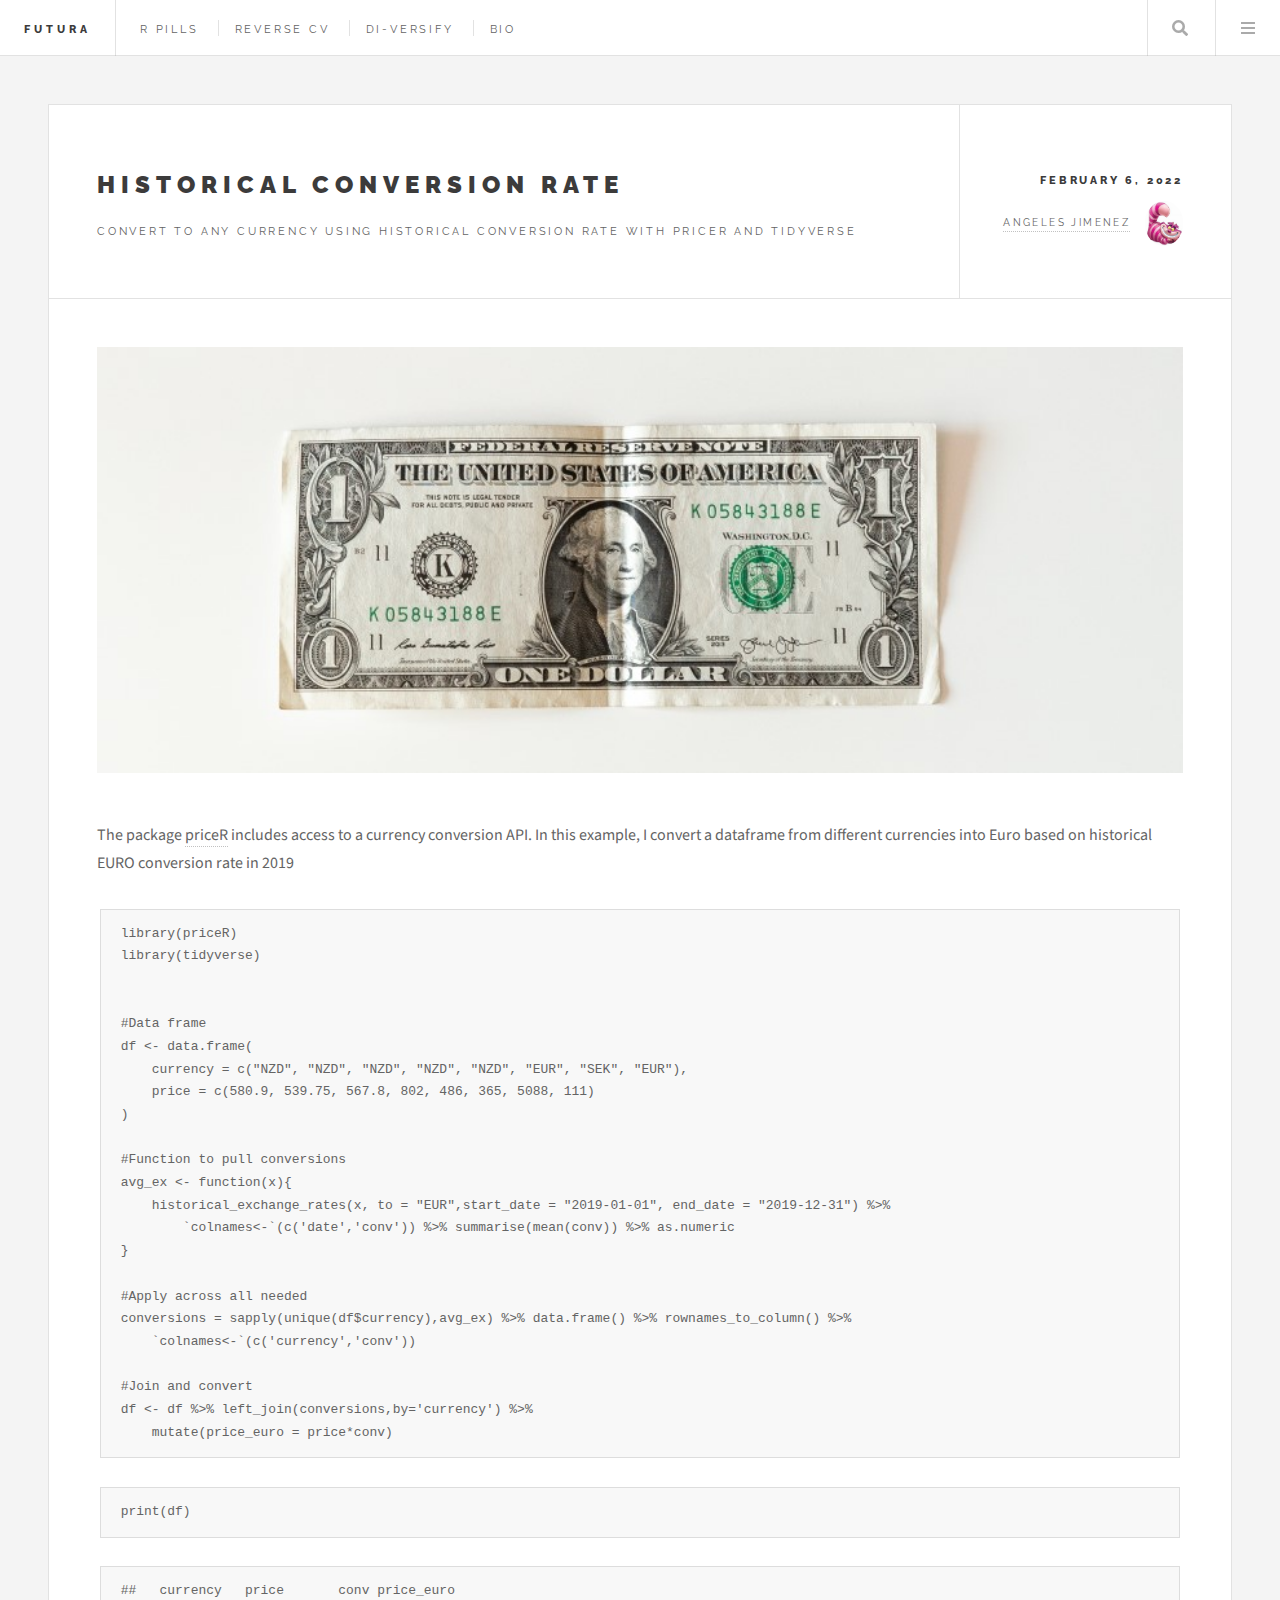
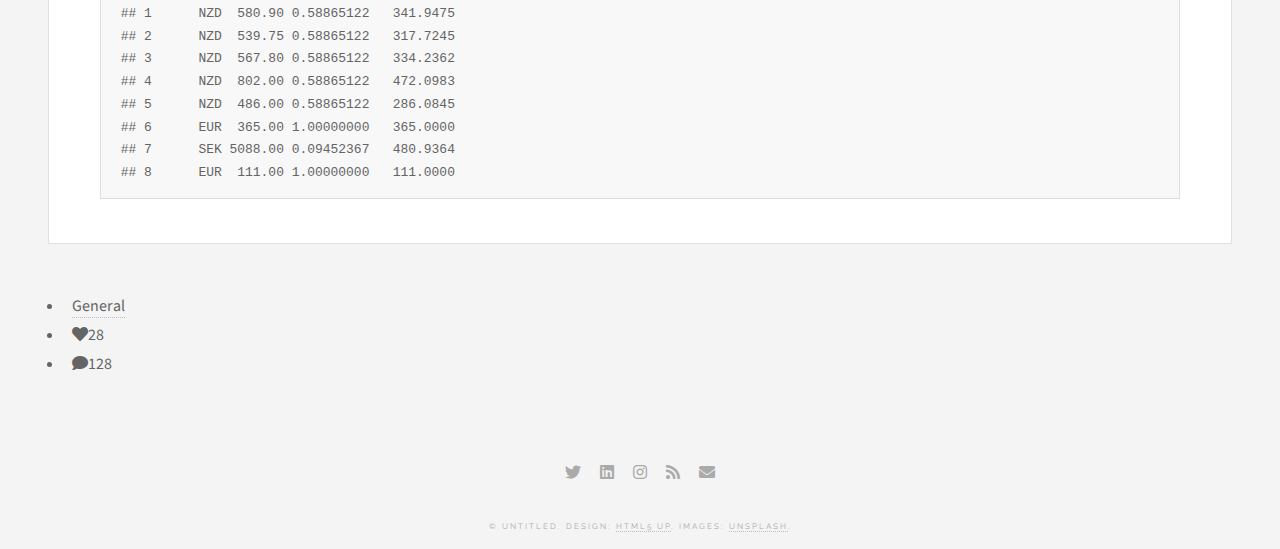
<file: conversion_rate.html>
<!DOCTYPE html>
<!--
	Based on Future Imperfect by HTML5 UP
	html5up.net | @ajlkn
	Free for personal and commercial use under the CCA 3.0 license (html5up.net/license)
-->
<html>

<head>

		<meta charset="utf-8" />
		<meta name="viewport" content="width=device-width, initial-scale=1, user-scalable=no" />
		<meta http-equiv="X-UA-Compatible" content="IE=EDGE" />
		<link rel="stylesheet" href="assets/css/main.css" />


</head>

<body>
<body class="single is-preload">

		<!-- Wrapper -->
			<div id="wrapper">

				<!-- Header -->
					<header id="header">
						<h1><a href="index.html">Futura</a></h1>
						<nav class="links">
							<ul>
								<li><a href="#">R pills</a></li>
								<li><a href="#">Reverse CV</a></li>
								<li><a href="#">Di-versify</a></li>
								<li><a href="#">Bio</a></li>
							</ul>
						</nav>
						<nav class="main">
							<ul>
								<li class="search">
									<a class="fa-search" href="#search">Search</a>
									<form id="search" method="get" action="#">
										<input type="text" name="query" placeholder="Search" />
									</form>
								</li>
								<li class="menu">
									<a class="fa-bars" href="#menu">Menu</a>
								</li>
							</ul>
						</nav>
					</header>

				<!-- Menu -->
					<section id="menu">

						<!-- Search -->
							<section>
								<form class="search" method="get" action="#">
									<input type="text" name="query" placeholder="Search" />
								</form>
							</section>

						<!-- Links -->
							<section>
								<ul class="links">
									<li>
										<a href="#">
											<h3>Lorem ipsum</h3>
											<p>Feugiat tempus veroeros dolor</p>
										</a>
									</li>
									<li>
										<a href="#">
											<h3>Dolor sit amet</h3>
											<p>Sed vitae justo condimentum</p>
										</a>
									</li>
									<li>
										<a href="#">
											<h3>Feugiat veroeros</h3>
											<p>Phasellus sed ultricies mi congue</p>
										</a>
									</li>
									<li>
										<a href="#">
											<h3>Etiam sed consequat</h3>
											<p>Porta lectus amet ultricies</p>
										</a>
									</li>
								</ul>
							</section>

						<!-- Actions -->
							<section>
								<ul class="actions stacked">
									<li><a href="#" class="button large fit">Log In</a></li>
								</ul>
							</section>

					</section>

				<!-- Main -->
					<div id="main">

						<!-- Post -->
							<article class="post">
								<header>
									<div class="title">
										<h2><a href="#">Historical conversion rate</a></h2>
										<p>Convert to any currency using historical conversion rate with priceR and tidyverse</p>
									</div>
									<div class="meta">
										<time class="published" datetime="2022-02-06">February 6, 2022</time>
										<a href="#" class="author"><span class="name">Angeles Jimenez</span><img src="images/avatar.jpg" alt="" /></a>
									</div>
								</header>
								<span class="image featured"><img src="images/im01.jpg" alt="Credit to Emilio Takas http://unsplash.com" /></span>
								<p>The package <a href= "https://www.rdocumentation.org/packages/priceR/versions/0.1.6" target="_blank">priceR</a> includes access to a currency conversion API. In this example, I convert a dataframe from different currencies into Euro based on historical EURO conversion rate in 2019</p>
								<p><pre class="r"><code>library(priceR)
library(tidyverse)


#Data frame
df &lt;- data.frame(
    currency = c(&quot;NZD&quot;, &quot;NZD&quot;, &quot;NZD&quot;, &quot;NZD&quot;, &quot;NZD&quot;, &quot;EUR&quot;, &quot;SEK&quot;, &quot;EUR&quot;),
    price = c(580.9, 539.75, 567.8, 802, 486, 365, 5088, 111)
)

#Function to pull conversions
avg_ex &lt;- function(x){
    historical_exchange_rates(x, to = &quot;EUR&quot;,start_date = &quot;2019-01-01&quot;, end_date = &quot;2019-12-31&quot;) %&gt;%
        `colnames&lt;-`(c(&#39;date&#39;,&#39;conv&#39;)) %&gt;% summarise(mean(conv)) %&gt;% as.numeric
}

#Apply across all needed
conversions = sapply(unique(df$currency),avg_ex) %&gt;% data.frame() %&gt;% rownames_to_column() %&gt;%
    `colnames&lt;-`(c(&#39;currency&#39;,&#39;conv&#39;))

#Join and convert
df &lt;- df %&gt;% left_join(conversions,by=&#39;currency&#39;) %&gt;%
    mutate(price_euro = price*conv)</code></pre>
<pre class="r"><code>print(df)</code></pre>
<pre><code>##   currency   price       conv price_euro
## 1      NZD  580.90 0.58865122   341.9475
## 2      NZD  539.75 0.58865122   317.7245
## 3      NZD  567.80 0.58865122   334.2362
## 4      NZD  802.00 0.58865122   472.0983
## 5      NZD  486.00 0.58865122   286.0845
## 6      EUR  365.00 1.00000000   365.0000
## 7      SEK 5088.00 0.09452367   480.9364
## 8      EUR  111.00 1.00000000   111.0000</code></pre>




</div>

<script>

// add bootstrap table styles to pandoc tables
function bootstrapStylePandocTables() {
  $('tr.odd').parent('tbody').parent('table').addClass('table table-condensed');
}
$(document).ready(function () {
  bootstrapStylePandocTables();
});


</script>

<!-- tabsets -->

<script>
$(document).ready(function () {
  window.buildTabsets("TOC");
});

$(document).ready(function () {
  $('.tabset-dropdown > .nav-tabs > li').click(function () {
    $(this).parent().toggleClass('nav-tabs-open');
  });
});
</script>

<!-- code folding -->


<!-- dynamically load mathjax for compatibility with self-contained -->
<script>
  (function () {
    var script = document.createElement("script");
    script.type = "text/javascript";
    script.src  = "https://mathjax.rstudio.com/latest/MathJax.js?config=TeX-AMS-MML_HTMLorMML";
    document.getElementsByTagName("head")[0].appendChild(script);
  })();
</script>
</p>
								<footer>
									<ul class="stats">
										<li><a href="#">General</a></li>
										<li><a href="#" class="icon solid fa-heart">28</a></li>
										<li><a href="#" class="icon solid fa-comment">128</a></li>
									</ul>
								</footer>
							</article>

					</div>

				<!-- Footer -->
					<section id="footer">
						<ul class="icons">
							<li><a href="#" class="icon brands fa-twitter"><span class="label">Twitter</span></a></li>
							<li><a href="#" class="icon brands fa-linkedin"><span class="label">Linkedin</span></a></li>
							<li><a href="#" class="icon brands fa-instagram"><span class="label">Instagram</span></a></li>
							<li><a href="#" class="icon solid fa-rss"><span class="label">RSS</span></a></li>
							<li><a href="#" class="icon solid fa-envelope"><span class="label">Email</span></a></li>
						</ul>
						<p class="copyright">&copy; Untitled. Design: <a href="http://html5up.net">HTML5 UP</a>. Images: <a href="http://unsplash.com">Unsplash</a>.</p>
					</section>

			</div>

		<!-- Scripts -->
			<script src="assets/js/jquery.min.js"></script>
			<script src="assets/js/browser.min.js"></script>
			<script src="assets/js/breakpoints.min.js"></script>
			<script src="assets/js/util.js"></script>
			<script src="assets/js/main.js"></script>

	</body>
</html>
</file>
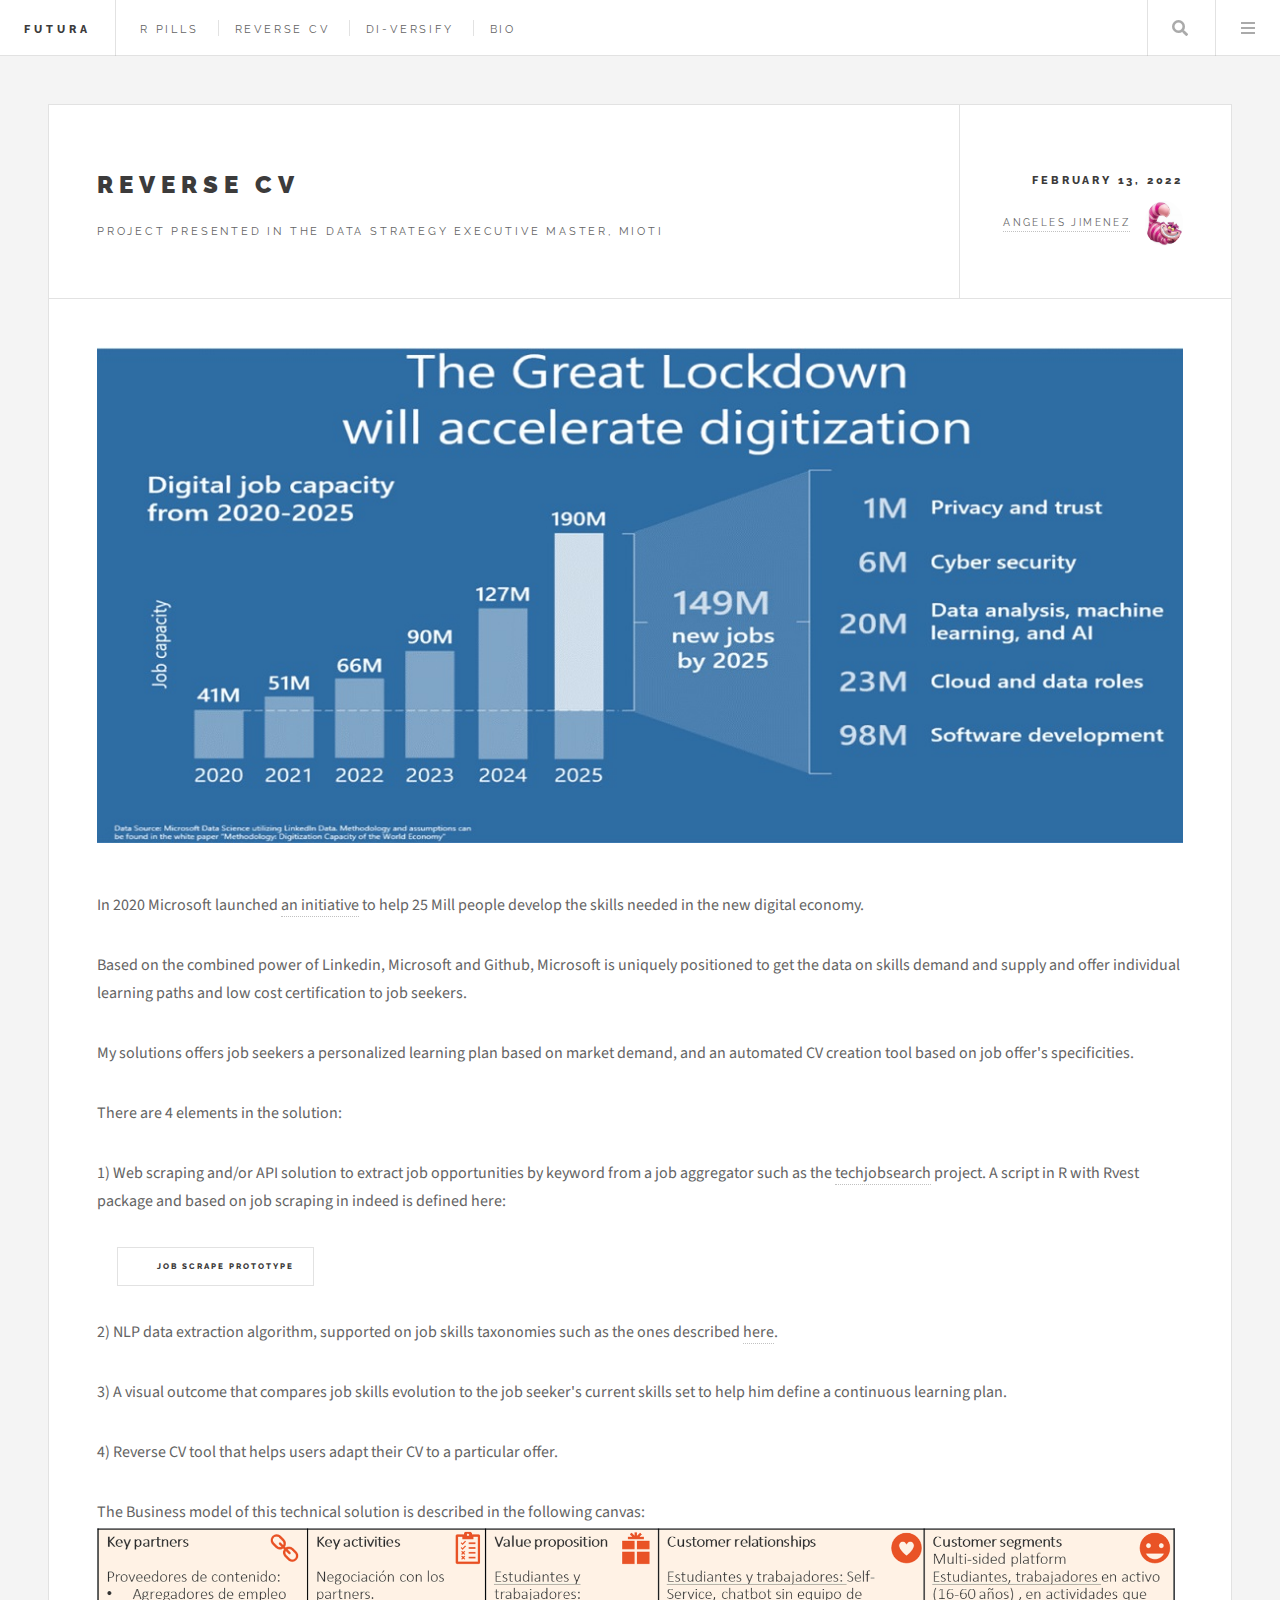
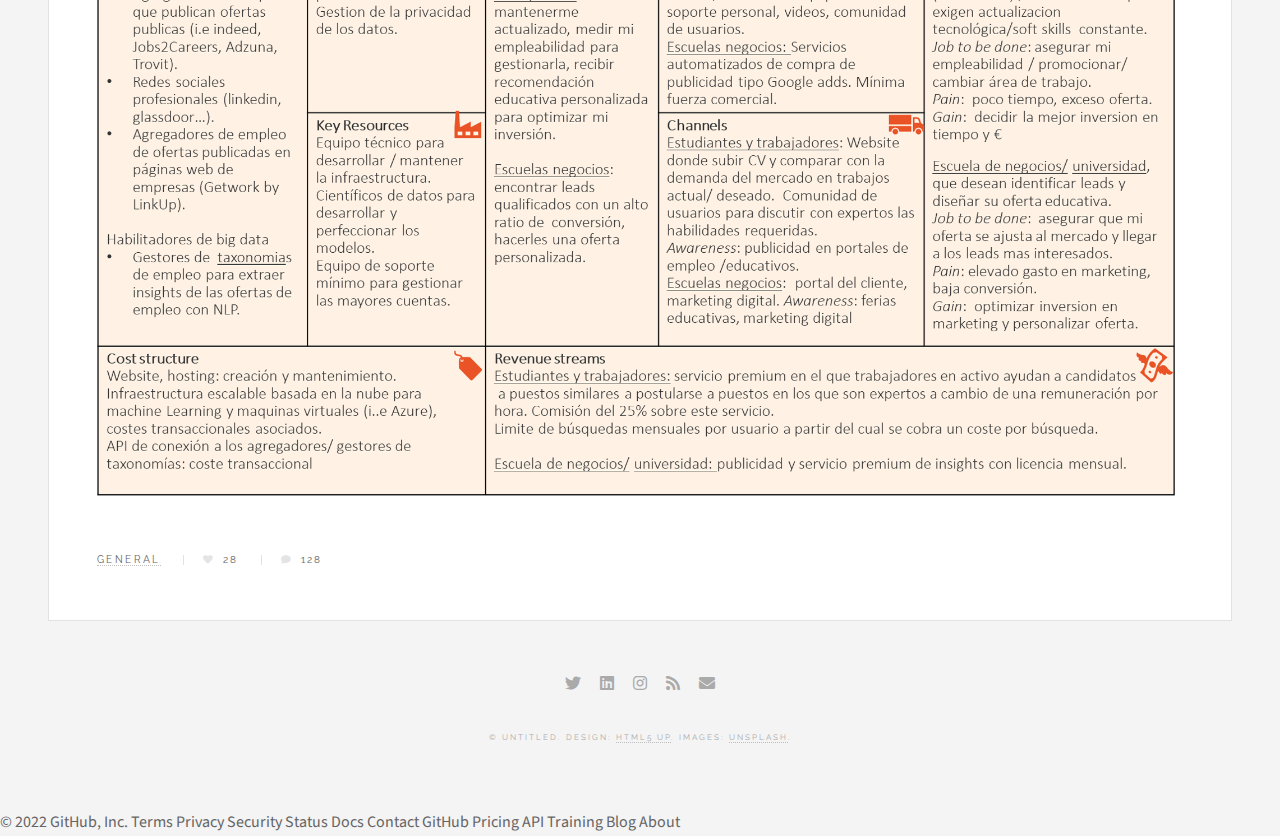
<file: reverse_cv.html>
<!DOCTYPE html>
<!--
	Based on Future Imperfect by HTML5 UP
	html5up.net | @ajlkn
	Free for personal and commercial use under the CCA 3.0 license (html5up.net/license)
-->
<html>

<head>

		<meta charset="utf-8" />
		<meta name="viewport" content="width=device-width, initial-scale=1, user-scalable=no" />
		<meta http-equiv="X-UA-Compatible" content="IE=EDGE" />
		<link rel="stylesheet" href="assets/css/main.css" />


</head>

<body>
<body class="single is-preload">

		<!-- Wrapper -->
			<div id="wrapper">

				<!-- Header -->
					<header id="header">
						<h1><a href="index.html">Futura</a></h1>
						<nav class="links">
							<ul>
								<li><a href="#">R pills</a></li>
								<li><a href="#">Reverse CV</a></li>
								<li><a href="#">Di-versify</a></li>
								<li><a href="#">Bio</a></li>
							</ul>
						</nav>
						<nav class="main">
							<ul>
								<li class="search">
									<a class="fa-search" href="#search">Search</a>
									<form id="search" method="get" action="#">
										<input type="text" name="query" placeholder="Search" />
									</form>
								</li>
								<li class="menu">
									<a class="fa-bars" href="#menu">Menu</a>
								</li>
							</ul>
						</nav>
					</header>

				<!-- Menu -->
					<section id="menu">

						<!-- Search -->
							<section>
								<form class="search" method="get" action="#">
									<input type="text" name="query" placeholder="Search" />
								</form>
							</section>

						<!-- Links -->
							<section>
								<ul class="links">
									<li>
										<a href="#">
											<h3>Lorem ipsum</h3>
											<p>Feugiat tempus veroeros dolor</p>
										</a>
									</li>
									<li>
										<a href="#">
											<h3>Dolor sit amet</h3>
											<p>Sed vitae justo condimentum</p>
										</a>
									</li>
									<li>
										<a href="#">
											<h3>Feugiat veroeros</h3>
											<p>Phasellus sed ultricies mi congue</p>
										</a>
									</li>
									<li>
										<a href="#">
											<h3>Etiam sed consequat</h3>
											<p>Porta lectus amet ultricies</p>
										</a>
									</li>
								</ul>
							</section>

						<!-- Actions -->
							<section>
								<ul class="actions stacked">
									<li><a href="#" class="button large fit">Log In</a></li>
								</ul>
							</section>

					</section>

				<!-- Main -->
					<div id="main">

						<!-- Post -->
							<article class="post">
								<header>
									<div class="title">
										<h2><a href="reverse_cv.html">Reverse CV</a></h2>
										<p>Project presented in the Data Strategy executive master, MIOTI</p>
									</div>
									<div class="meta">
										<time class="published" datetime="2022-02-13">February 13, 2022</time>
										<a href="#" class="author"><span class="name">Angeles Jimenez</span><img src="images/avatar.jpg" alt="" /></a>
									</div>
								</header>
								<a href="single.html" class="image featured"><img src="images/im02.jpg" alt="" /></a><p>In 2020 Microsoft launched <a href="https://blogs.microsoft.com/blog/2020/06/30/microsoft-launches-initiative-to-help-25-million-people-worldwide-acquire-the-digital-skills-needed-in-a-covid-19-economy/" target="_blank">an initiative</a> to help 25 Mill people develop the skills needed in the new digital economy.</p>
								<p>Based on the combined power of Linkedin, Microsoft and Github, Microsoft is uniquely positioned to get the data on skills demand and supply and offer individual learning paths and low cost certification to job seekers.</p>
								<p>My solutions offers job seekers a personalized learning plan based on market demand, and an automated CV creation tool based on job offer's specificities.</p>
								<p>There are 4 elements in the solution: </p>
								<p> 1) Web scraping and/or API solution to extract job opportunities by keyword from a job aggregator such as the <a href="https://techjobsearch.herokuapp.com/" target="_blank">techjobsearch</a> project. A script in R with Rvest package and based on job scraping in indeed is defined here:</p>
                						<p style="text-indent:20px;"> <a href="search_job.html" class="button small">job scrape prototype</a></p>
								<p> 2) NLP data extraction algorithm, supported on job skills taxonomies such as the ones described <a href="https://www.programmableweb.com/api/skill-search-rest-api-v1" target="_blank">here</a>. </p>
								<p> 3) A visual outcome that compares job skills evolution to the job seeker's current skills set to help him define a continuous learning plan.</p>
								<p> 4) Reverse CV tool that helps users adapt their CV to a particular offer. </p>
                <p> The Business model of this technical solution is described in the following canvas: 
                  <span class="image featured"><img src="images/business_model.png" alt="Reverse CV business model" /></span>
								<footer>
									<ul class="stats">
										<li><a href="#">General</a></li>
										<li><a href="#" class="icon solid fa-heart">28</a></li>
										<li><a href="#" class="icon solid fa-comment">128</a></li>
									</ul>
								</footer>
							</article>

					</div>

				<!-- Footer -->
					<section id="footer">
						<ul class="icons">
							<li><a href="#" class="icon brands fa-twitter"><span class="label">Twitter</span></a></li>
							<li><a href="#" class="icon brands fa-linkedin"><span class="label">Linkedin</span></a></li>
							<li><a href="#" class="icon brands fa-instagram"><span class="label">Instagram</span></a></li>
							<li><a href="#" class="icon solid fa-rss"><span class="label">RSS</span></a></li>
							<li><a href="#" class="icon solid fa-envelope"><span class="label">Email</span></a></li>
						</ul>
						<p class="copyright">&copy; Untitled. Design: <a href="http://html5up.net">HTML5 UP</a>. Images: <a href="http://unsplash.com">Unsplash</a>.</p>
					</section>

			</div>

		<!-- Scripts -->
			<script src="assets/js/jquery.min.js"></script>
			<script src="assets/js/browser.min.js"></script>
			<script src="assets/js/breakpoints.min.js"></script>
			<script src="assets/js/util.js"></script>
			<script src="assets/js/main.js"></script>

	</body>
</html>
© 2022 GitHub, Inc.
Terms
Privacy
Security
Status
Docs
Contact GitHub
Pricing
API
Training
Blog
About
</file>
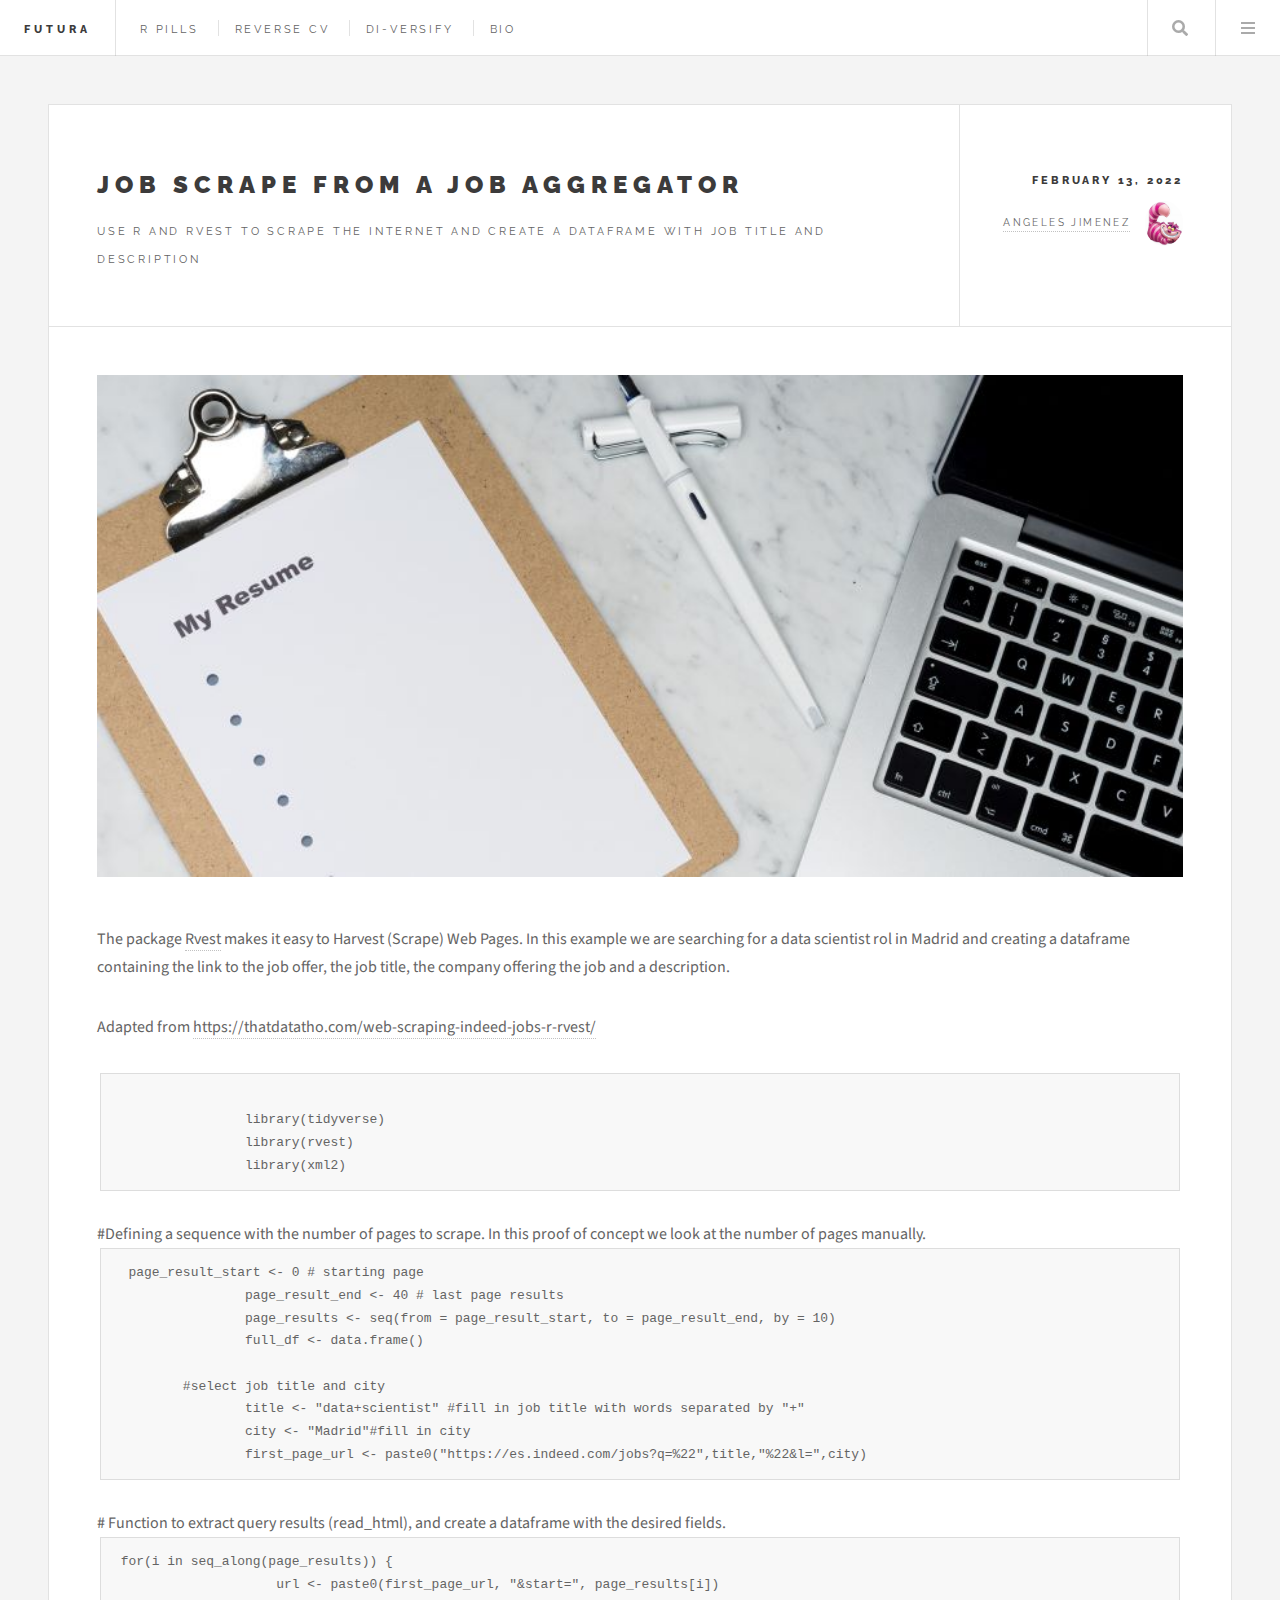
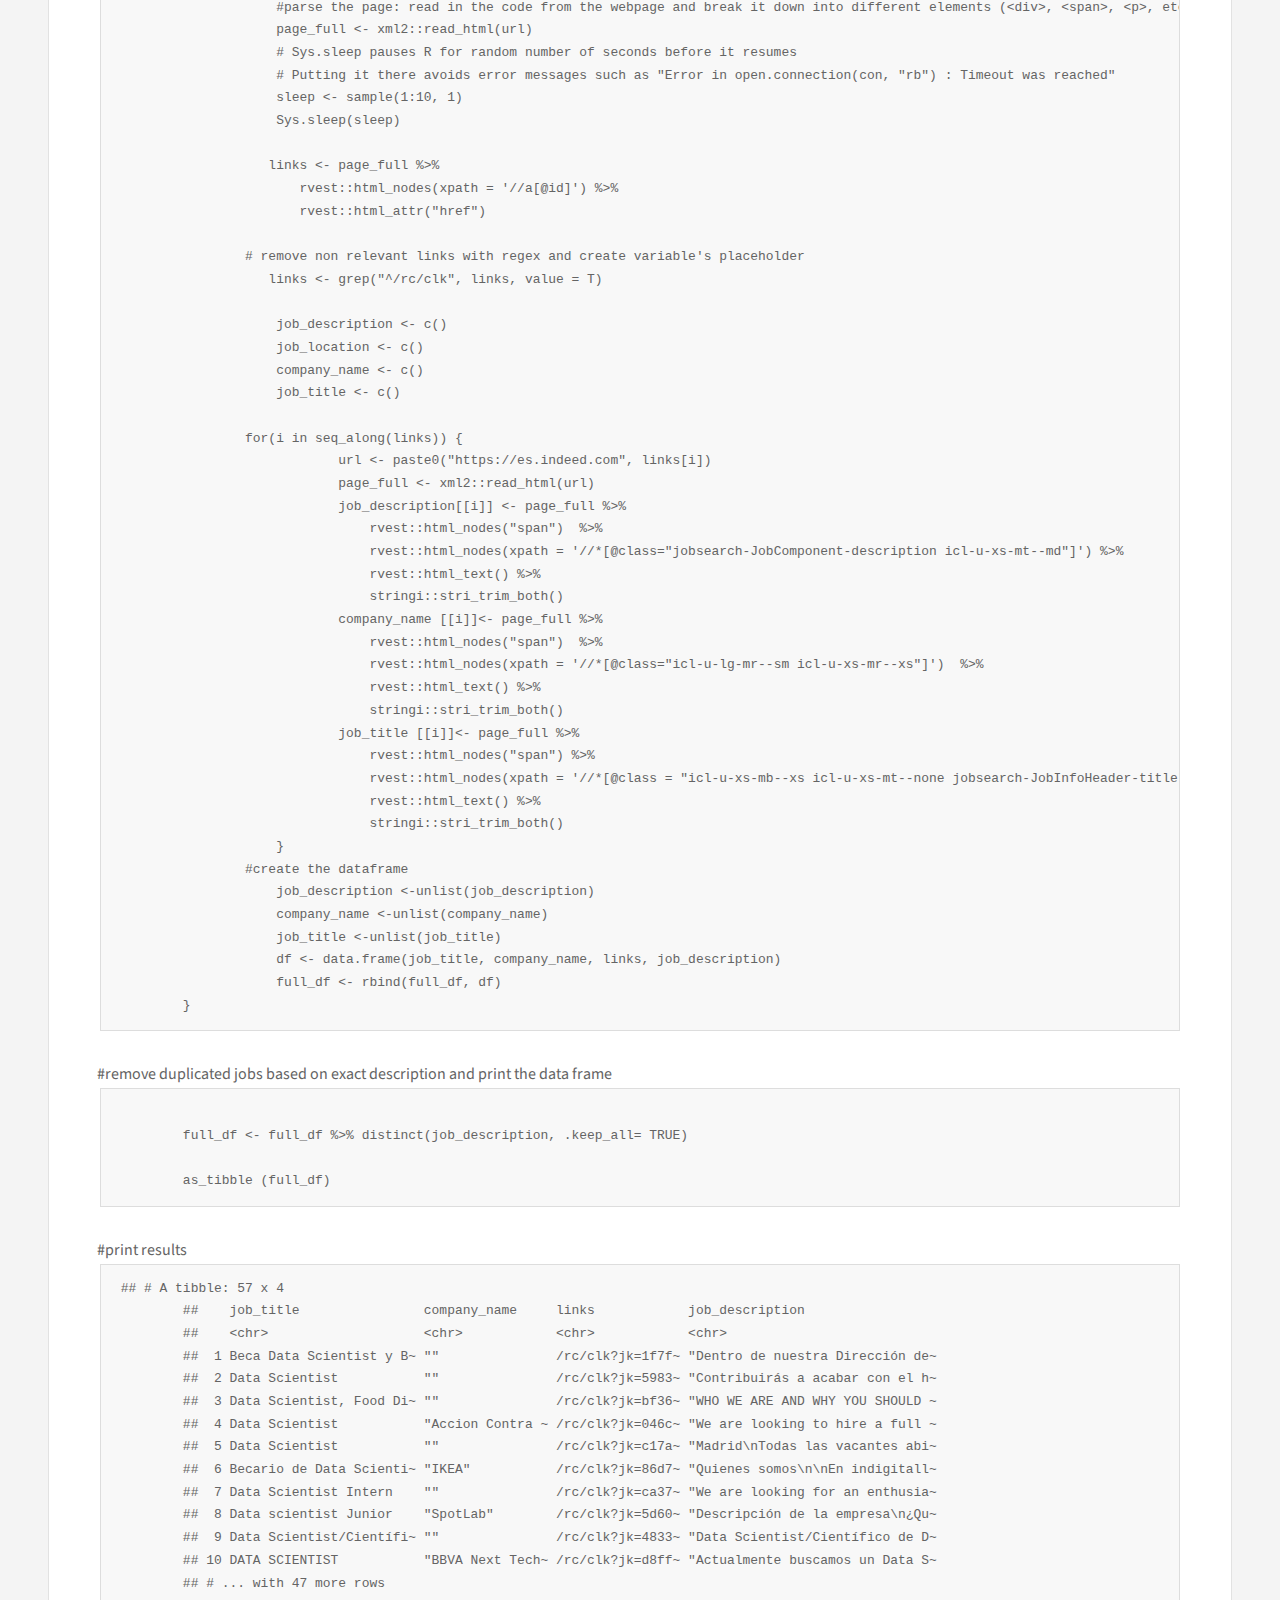
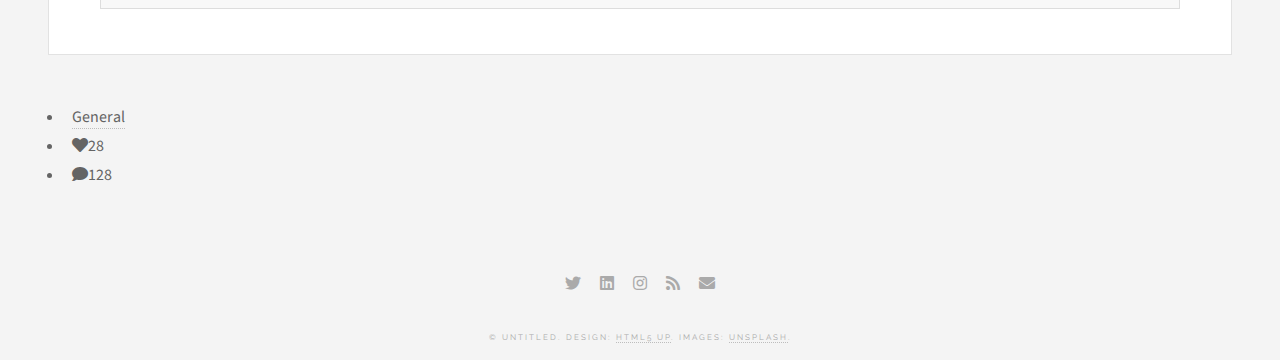
<file: search_job.html>
<!DOCTYPE html>
<!--
	Based on Future Imperfect by HTML5 UP
	html5up.net | @ajlkn
	Free for personal and commercial use under the CCA 3.0 license (html5up.net/license)
-->
<html>

<head>

		<meta charset="utf-8" />
		<meta name="viewport" content="width=device-width, initial-scale=1, user-scalable=no" />
		<meta http-equiv="X-UA-Compatible" content="IE=EDGE" />
		<link rel="stylesheet" href="assets/css/main.css" />


</head>

<body>
<body class="single is-preload">

		<!-- Wrapper -->
			<div id="wrapper">

				<!-- Header -->
					<header id="header">
						<h1><a href="index.html">Futura</a></h1>
						<nav class="links">
							<ul>
								<li><a href="#">R pills</a></li>
								<li><a href="#">Reverse CV</a></li>
								<li><a href="#">Di-versify</a></li>
								<li><a href="#">Bio</a></li>
							</ul>
						</nav>
						<nav class="main">
							<ul>
								<li class="search">
									<a class="fa-search" href="#search">Search</a>
									<form id="search" method="get" action="#">
										<input type="text" name="query" placeholder="Search" />
									</form>
								</li>
								<li class="menu">
									<a class="fa-bars" href="#menu">Menu</a>
								</li>
							</ul>
						</nav>
					</header>

				<!-- Menu -->
					<section id="menu">

						<!-- Search -->
							<section>
								<form class="search" method="get" action="#">
									<input type="text" name="query" placeholder="Search" />
								</form>
							</section>

						<!-- Links -->
							<section>
								<ul class="links">
									<li>
										<a href="#">
											<h3>Lorem ipsum</h3>
											<p>Feugiat tempus veroeros dolor</p>
										</a>
									</li>
									<li>
										<a href="#">
											<h3>Dolor sit amet</h3>
											<p>Sed vitae justo condimentum</p>
										</a>
									</li>
									<li>
										<a href="#">
											<h3>Feugiat veroeros</h3>
											<p>Phasellus sed ultricies mi congue</p>
										</a>
									</li>
									<li>
										<a href="#">
											<h3>Etiam sed consequat</h3>
											<p>Porta lectus amet ultricies</p>
										</a>
									</li>
								</ul>
							</section>

						<!-- Actions -->
							<section>
								<ul class="actions stacked">
									<li><a href="#" class="button large fit">Log In</a></li>
								</ul>
							</section>

					</section>

				<!-- Main -->
					<div id="main">

						<!-- Post -->
							<article class="post">
								<header>
									<div class="title">
										<h2><a href="#">Job scrape from a job aggregator</a></h2>
										<p>Use R and Rvest to scrape the internet and create a dataframe with job title and description</p>
									</div>
									<div class="meta">
										<time class="published" datetime="2022-02-06">February 13, 2022</time>
										<a href="#" class="author"><span class="name">Angeles Jimenez</span><img src="images/avatar.jpg" alt="" /></a>
									</div>
								</header>
								<span class="image featured"><img src="images/im03.jpg" alt="Credit to Markus Winkler http://unsplash.com" /></span>
								<p>The package <a href= "https://www.rdocumentation.org/packages/rvest/versions/1.0.2" target="_blank">Rvest</a> makes it easy to  Harvest (Scrape) Web Pages. In this example we are searching for a data scientist rol in Madrid and creating a dataframe containing the link to the job offer, the job title, the company offering the job and a description.</p>
								<p>Adapted from <a href="https://thatdatatho.com/web-scraping-indeed-jobs-r-rvest/" class="uri">https://thatdatatho.com/web-scraping-indeed-jobs-r-rvest/</a></p>
		<pre class="r"><code>
		library(tidyverse)
		library(rvest)
		library(xml2)</code></pre>
								

	#Defining a sequence with the number of pages to scrape. In this proof of concept we look at the number of pages manually.
		<pre class="r"><code> page_result_start &lt;- 0 # starting page 
		page_result_end &lt;- 40 # last page results
		page_results &lt;- seq(from = page_result_start, to = page_result_end, by = 10)
		full_df &lt;- data.frame()

	#select job title and city
		title &lt;- &quot;data+scientist&quot; #fill in job title with words separated by &quot;+&quot;
		city &lt;- &quot;Madrid&quot;#fill in city
		first_page_url &lt;- paste0(&quot;https://es.indeed.com/jobs?q=%22&quot;,title,&quot;%22&amp;l=&quot;,city)</code></pre>

	# Function to extract query results (read_html), and create a dataframe with the desired fields. 
	<pre class="r"><code>for(i in seq_along(page_results)) {
		    url &lt;- paste0(first_page_url, &quot;&amp;start=&quot;, page_results[i])
		    #parse the page: read in the code from the webpage and break it down into different elements (&lt;div&gt;, &lt;span&gt;, &lt;p&gt;, etc.).
		    page_full &lt;- xml2::read_html(url)    
		    # Sys.sleep pauses R for random number of seconds before it resumes
		    # Putting it there avoids error messages such as &quot;Error in open.connection(con, &quot;rb&quot;) : Timeout was reached&quot;
		    sleep &lt;- sample(1:10, 1)
		    Sys.sleep(sleep)

		   links &lt;- page_full %&gt;% 
		       rvest::html_nodes(xpath = &#39;//a[@id]&#39;) %&gt;% 
		       rvest::html_attr(&quot;href&quot;)

		# remove non relevant links with regex and create variable&#39;s placeholder
		   links &lt;- grep(&quot;^/rc/clk&quot;, links, value = T)

		    job_description &lt;- c()
		    job_location &lt;- c()
		    company_name &lt;- c()
		    job_title &lt;- c()

		for(i in seq_along(links)) {
			    url &lt;- paste0(&quot;https://es.indeed.com&quot;, links[i])
			    page_full &lt;- xml2::read_html(url)
			    job_description[[i]] &lt;- page_full %&gt;%
				rvest::html_nodes(&quot;span&quot;)  %&gt;% 
				rvest::html_nodes(xpath = &#39;//*[@class=&quot;jobsearch-JobComponent-description icl-u-xs-mt--md&quot;]&#39;) %&gt;% 
				rvest::html_text() %&gt;%
				stringi::stri_trim_both()
			    company_name [[i]]&lt;- page_full %&gt;% 
				rvest::html_nodes(&quot;span&quot;)  %&gt;% 
				rvest::html_nodes(xpath = &#39;//*[@class=&quot;icl-u-lg-mr--sm icl-u-xs-mr--xs&quot;]&#39;)  %&gt;% 
				rvest::html_text() %&gt;%
				stringi::stri_trim_both()
			    job_title [[i]]&lt;- page_full %&gt;% 
				rvest::html_nodes(&quot;span&quot;) %&gt;%
				rvest::html_nodes(xpath = &#39;//*[@class = &quot;icl-u-xs-mb--xs icl-u-xs-mt--none jobsearch-JobInfoHeader-title&quot;]&#39;) %&gt;%
				rvest::html_text() %&gt;%
				stringi::stri_trim_both()
		    }
		#create the dataframe
		    job_description &lt;-unlist(job_description)
		    company_name &lt;-unlist(company_name)
		    job_title &lt;-unlist(job_title)
		    df &lt;- data.frame(job_title, company_name, links, job_description)
		    full_df &lt;- rbind(full_df, df)
	} </code></pre>

	#remove duplicated jobs based on exact description and print the data frame
	<pre class="r"><code>
	full_df &lt;- full_df %&gt;% distinct(job_description, .keep_all= TRUE)

	as_tibble (full_df)</code></pre>
	#print results
	<pre><code>## # A tibble: 57 x 4
	##    job_title                company_name     links            job_description                 
	##    &lt;chr&gt;                    &lt;chr&gt;            &lt;chr&gt;            &lt;chr&gt;                           
	##  1 Beca Data Scientist y B~ &quot;&quot;               /rc/clk?jk=1f7f~ &quot;Dentro de nuestra Dirección de~
	##  2 Data Scientist           &quot;&quot;               /rc/clk?jk=5983~ &quot;Contribuirás a acabar con el h~
	##  3 Data Scientist, Food Di~ &quot;&quot;               /rc/clk?jk=bf36~ &quot;WHO WE ARE AND WHY YOU SHOULD ~
	##  4 Data Scientist           &quot;Accion Contra ~ /rc/clk?jk=046c~ &quot;We are looking to hire a full ~
	##  5 Data Scientist           &quot;&quot;               /rc/clk?jk=c17a~ &quot;Madrid\nTodas las vacantes abi~
	##  6 Becario de Data Scienti~ &quot;IKEA&quot;           /rc/clk?jk=86d7~ &quot;Quienes somos\n\nEn indigitall~
	##  7 Data Scientist Intern    &quot;&quot;               /rc/clk?jk=ca37~ &quot;We are looking for an enthusia~
	##  8 Data scientist Junior    &quot;SpotLab&quot;        /rc/clk?jk=5d60~ &quot;Descripción de la empresa\n¿Qu~
	##  9 Data Scientist/Científi~ &quot;&quot;               /rc/clk?jk=4833~ &quot;Data Scientist/Científico de D~
	## 10 DATA SCIENTIST           &quot;BBVA Next Tech~ /rc/clk?jk=d8ff~ &quot;Actualmente buscamos un Data S~
	## # ... with 47 more rows</code></pre>
	
	</div>
	<script>

	// add bootstrap table styles to pandoc tables
	function bootstrapStylePandocTables() {
	  $('tr.odd').parent('tbody').parent('table').addClass('table table-condensed');
	}
	$(document).ready(function () {
	  bootstrapStylePandocTables();
	});


	</script>

	<!-- tabsets -->

	<script>
	$(document).ready(function () {
	  window.buildTabsets("TOC");
	});

	$(document).ready(function () {
	  $('.tabset-dropdown > .nav-tabs > li').click(function () {
	    $(this).parent().toggleClass('nav-tabs-open');
	  });
	});
	</script>

	<!-- code folding -->


	<!-- dynamically load mathjax for compatibility with self-contained -->
	<script>
	  (function () {
	    var script = document.createElement("script");
	    script.type = "text/javascript";
	    script.src  = "https://mathjax.rstudio.com/latest/MathJax.js?config=TeX-AMS-MML_HTMLorMML";
	    document.getElementsByTagName("head")[0].appendChild(script);
	  })();
	</script>
								<footer>
									<ul class="stats">
										<li><a href="#">General</a></li>
										<li><a href="#" class="icon solid fa-heart">28</a></li>
										<li><a href="#" class="icon solid fa-comment">128</a></li>
									</ul>
								</footer>
							</article>

					</div>

				<!-- Footer -->
					<section id="footer">
						<ul class="icons">
							<li><a href="#" class="icon brands fa-twitter"><span class="label">Twitter</span></a></li>
							<li><a href="#" class="icon brands fa-linkedin"><span class="label">Linkedin</span></a></li>
							<li><a href="#" class="icon brands fa-instagram"><span class="label">Instagram</span></a></li>
							<li><a href="#" class="icon solid fa-rss"><span class="label">RSS</span></a></li>
							<li><a href="#" class="icon solid fa-envelope"><span class="label">Email</span></a></li>
						</ul>
						<p class="copyright">&copy; Untitled. Design: <a href="http://html5up.net">HTML5 UP</a>. Images: <a href="http://unsplash.com">Unsplash</a>.</p>
					</section>

			</div>

		<!-- Scripts -->
			<script src="assets/js/jquery.min.js"></script>
			<script src="assets/js/browser.min.js"></script>
			<script src="assets/js/breakpoints.min.js"></script>
			<script src="assets/js/util.js"></script>
			<script src="assets/js/main.js"></script>

	</body>
</html>
</file>
<file: assets/css/main.css>
@import url(fontawesome-all.min.css);
@import url("https://fonts.googleapis.com/css?family=Source+Sans+Pro:400,700|Raleway:400,800,900");

/*
	Future Imperfect by HTML5 UP
	html5up.net | @ajlkn
	Free for personal and commercial use under the CCA 3.0 license (html5up.net/license)
*/

html, body, div, span, applet, object,
iframe, h1, h2, h3, h4, h5, h6, p, blockquote,
pre, a, abbr, acronym, address, big, cite,
code, del, dfn, em, img, ins, kbd, q, s, samp,
small, strike, strong, sub, sup, tt, var, b,
u, i, center, dl, dt, dd, ol, ul, li, fieldset,
form, label, legend, table, caption, tbody,
tfoot, thead, tr, th, td, article, aside,
canvas, details, embed, figure, figcaption,
footer, header, hgroup, menu, nav, output, ruby,
section, summary, time, mark, audio, video {
	margin: 0;
	padding: 0;
	border: 0;
	font-size: 100%;
	font: inherit;
	vertical-align: baseline;}

article, aside, details, figcaption, figure,
footer, header, hgroup, menu, nav, section {
	display: block;}

body {
	line-height: 1;
}

ol, ul {
	list-style: none;
}

blockquote, q {
	quotes: none;
}

	blockquote:before, blockquote:after, q:before, q:after {
		content: '';
		content: none;
	}

table {
	border-collapse: collapse;
	border-spacing: 0;
}

body {
	-webkit-text-size-adjust: none;
}

mark {
	background-color: transparent;
	color: inherit;
}

input::-moz-focus-inner {
	border: 0;
	padding: 0;
}

input, select, textarea {
	-moz-appearance: none;
	-webkit-appearance: none;
	-ms-appearance: none;
	appearance: none;
}

/* Basic */

	@-ms-viewport {
		width: device-width;
	}

	body {
		-ms-overflow-style: scrollbar;
	}

	@media screen and (max-width: 480px) {

		html, body {
			min-width: 320px;
		}

	}

	html {
		box-sizing: border-box;
	}

	*, *:before, *:after {
		box-sizing: inherit;
	}

	body {
		background: #f4f4f4;
	}

		body.is-preload *, body.is-preload *:before, body.is-preload *:after {
			-moz-animation: none !important;
			-webkit-animation: none !important;
			-ms-animation: none !important;
			animation: none !important;
			-moz-transition: none !important;
			-webkit-transition: none !important;
			-ms-transition: none !important;
			transition: none !important;
		}

/* Type */

	body, input, select, textarea {
		color: #646464;
		font-family: "Source Sans Pro", Helvetica, sans-serif;
		font-size: 14pt;
		font-weight: 400;
		line-height: 1.75;
	}

		@media screen and (max-width: 1680px) {

			body, input, select, textarea {
				font-size: 12pt;
			}

		}

		@media screen and (max-width: 1280px) {

			body, input, select, textarea {
				font-size: 12pt;
			}

		}

		@media screen and (max-width: 980px) {

			body, input, select, textarea {
				font-size: 12pt;
			}

		}

		@media screen and (max-width: 736px) {

			body, input, select, textarea {
				font-size: 12pt;
			}

		}

		@media screen and (max-width: 480px) {

			body, input, select, textarea {
				font-size: 12pt;
			}

		}

	a {
		-moz-transition: color 0.2s ease, border-bottom-color 0.2s ease;
		-webkit-transition: color 0.2s ease, border-bottom-color 0.2s ease;
		-ms-transition: color 0.2s ease, border-bottom-color 0.2s ease;
		transition: color 0.2s ease, border-bottom-color 0.2s ease;
		border-bottom: dotted 1px rgba(160, 160, 160, 0.65);
		color: inherit;
		text-decoration: none;
	}

		a:before {
			-moz-transition: color 0.2s ease;
			-webkit-transition: color 0.2s ease;
			-ms-transition: color 0.2s ease;
			transition: color 0.2s ease;
		}

		a:hover {
			border-bottom-color: transparent;
			color: #2ebaae !important;
		}

			a:hover:before {
				color: #2ebaae !important;
			}

	strong, b {
		color: #3c3b3b;
		font-weight: 700;
	}

	em, i {
		font-style: italic;
	}

	p {
		margin: 0 0 2em 0;
	}

	h1, h2, h3, h4, h5, h6 {
		color: #3c3b3b;
		font-family: "Raleway", Helvetica, sans-serif;
		font-weight: 800;
		letter-spacing: 0.25em;
		line-height: 1.65;
		margin: 0 0 1em 0;
		text-transform: uppercase;
	}

		h1 a, h2 a, h3 a, h4 a, h5 a, h6 a {
			color: inherit;
			border-bottom: 0;
		}

	h2 {
		font-size: 1.1em;
	}

	h3 {
		font-size: 0.9em;
	}

	h4 {
		font-size: 0.7em;
	}

	h5 {
		font-size: 0.7em;
	}

	h6 {
		font-size: 0.7em;
	}

	sub {
		font-size: 0.8em;
		position: relative;
		top: 0.5em;
	}

	sup {
		font-size: 0.8em;
		position: relative;
		top: -0.5em;
	}

	blockquote {
		border-left: solid 4px rgba(160, 160, 160, 0.3);
		font-style: italic;
		margin: 0 0 2em 0;
		padding: 0.5em 0 0.5em 2em;
	}

	code {
		background: rgba(160, 160, 160, 0.075);
		border: solid 1px rgba(160, 160, 160, 0.3);
		font-family: "Courier New", monospace;
		font-size: 0.9em;
		margin: 0 0.25em;
		padding: 0.25em 0.65em;
	}

	pre {
		-webkit-overflow-scrolling: touch;
		font-family: "Courier New", monospace;
		font-size: 0.9em;
		margin: 0 0 2em 0;
	}

		pre code {
			display: block;
			line-height: 1.75em;
			padding: 1em 1.5em;
			overflow-x: auto;
		}

	hr {
		border: 0;
		border-bottom: solid 1px rgba(160, 160, 160, 0.3);
		margin: 2em 0;
	}

		hr.major {
			margin: 3em 0;
		}

	.align-left {
		text-align: left;
	}

	.align-center {
		text-align: center;
	}

	.align-right {
		text-align: right;
	}

/* Row */

	.row {
		display: flex;
		flex-wrap: wrap;
		box-sizing: border-box;
		align-items: stretch;
	}

		.row > * {
			box-sizing: border-box;
		}

		.row.gtr-uniform > * > :last-child {
			margin-bottom: 0;
		}

		.row.aln-left {
			justify-content: flex-start;
		}

		.row.aln-center {
			justify-content: center;
		}

		.row.aln-right {
			justify-content: flex-end;
		}

		.row.aln-top {
			align-items: flex-start;
		}

		.row.aln-middle {
			align-items: center;
		}

		.row.aln-bottom {
			align-items: flex-end;
		}

		.row > .imp {
			order: -1;
		}

		.row > .col-1 {
			width: 8.33333%;
		}

		.row > .off-1 {
			margin-left: 8.33333%;
		}

		.row > .col-2 {
			width: 16.66667%;
		}

		.row > .off-2 {
			margin-left: 16.66667%;
		}

		.row > .col-3 {
			width: 25%;
		}

		.row > .off-3 {
			margin-left: 25%;
		}

		.row > .col-4 {
			width: 33.33333%;
		}

		.row > .off-4 {
			margin-left: 33.33333%;
		}

		.row > .col-5 {
			width: 41.66667%;
		}

		.row > .off-5 {
			margin-left: 41.66667%;
		}

		.row > .col-6 {
			width: 50%;
		}

		.row > .off-6 {
			margin-left: 50%;
		}

		.row > .col-7 {
			width: 58.33333%;
		}

		.row > .off-7 {
			margin-left: 58.33333%;
		}

		.row > .col-8 {
			width: 66.66667%;
		}

		.row > .off-8 {
			margin-left: 66.66667%;
		}

		.row > .col-9 {
			width: 75%;
		}

		.row > .off-9 {
			margin-left: 75%;
		}

		.row > .col-10 {
			width: 83.33333%;
		}

		.row > .off-10 {
			margin-left: 83.33333%;
		}

		.row > .col-11 {
			width: 91.66667%;
		}

		.row > .off-11 {
			margin-left: 91.66667%;
		}

		.row > .col-12 {
			width: 100%;
		}

		.row > .off-12 {
			margin-left: 100%;
		}

		.row.gtr-0 {
			margin-top: 0;
			margin-left: 0em;
		}

			.row.gtr-0 > * {
				padding: 0 0 0 0em;
			}

			.row.gtr-0.gtr-uniform {
				margin-top: 0em;
			}

				.row.gtr-0.gtr-uniform > * {
					padding-top: 0em;
				}

		.row.gtr-25 {
			margin-top: 0;
			margin-left: -0.25em;
		}

			.row.gtr-25 > * {
				padding: 0 0 0 0.25em;
			}

			.row.gtr-25.gtr-uniform {
				margin-top: -0.25em;
			}

				.row.gtr-25.gtr-uniform > * {
					padding-top: 0.25em;
				}

		.row.gtr-50 {
			margin-top: 0;
			margin-left: -0.5em;
		}

			.row.gtr-50 > * {
				padding: 0 0 0 0.5em;
			}

			.row.gtr-50.gtr-uniform {
				margin-top: -0.5em;
			}

				.row.gtr-50.gtr-uniform > * {
					padding-top: 0.5em;
				}

		.row {
			margin-top: 0;
			margin-left: -1em;
		}

			.row > * {
				padding: 0 0 0 1em;
			}

			.row.gtr-uniform {
				margin-top: -1em;
			}

				.row.gtr-uniform > * {
					padding-top: 1em;
				}

		.row.gtr-150 {
			margin-top: 0;
			margin-left: -1.5em;
		}

			.row.gtr-150 > * {
				padding: 0 0 0 1.5em;
			}

			.row.gtr-150.gtr-uniform {
				margin-top: -1.5em;
			}

				.row.gtr-150.gtr-uniform > * {
					padding-top: 1.5em;
				}

		.row.gtr-200 {
			margin-top: 0;
			margin-left: -2em;
		}

			.row.gtr-200 > * {
				padding: 0 0 0 2em;
			}

			.row.gtr-200.gtr-uniform {
				margin-top: -2em;
			}

				.row.gtr-200.gtr-uniform > * {
					padding-top: 2em;
				}

		@media screen and (max-width: 1680px) {

			.row {
				display: flex;
				flex-wrap: wrap;
				box-sizing: border-box;
				align-items: stretch;
			}

				.row > * {
					box-sizing: border-box;
				}

				.row.gtr-uniform > * > :last-child {
					margin-bottom: 0;
				}

				.row.aln-left {
					justify-content: flex-start;
				}

				.row.aln-center {
					justify-content: center;
				}

				.row.aln-right {
					justify-content: flex-end;
				}

				.row.aln-top {
					align-items: flex-start;
				}

				.row.aln-middle {
					align-items: center;
				}

				.row.aln-bottom {
					align-items: flex-end;
				}

				.row > .imp-xlarge {
					order: -1;
				}

				.row > .col-1-xlarge {
					width: 8.33333%;
				}

				.row > .off-1-xlarge {
					margin-left: 8.33333%;
				}

				.row > .col-2-xlarge {
					width: 16.66667%;
				}

				.row > .off-2-xlarge {
					margin-left: 16.66667%;
				}

				.row > .col-3-xlarge {
					width: 25%;
				}

				.row > .off-3-xlarge {
					margin-left: 25%;
				}

				.row > .col-4-xlarge {
					width: 33.33333%;
				}

				.row > .off-4-xlarge {
					margin-left: 33.33333%;
				}

				.row > .col-5-xlarge {
					width: 41.66667%;
				}

				.row > .off-5-xlarge {
					margin-left: 41.66667%;
				}

				.row > .col-6-xlarge {
					width: 50%;
				}

				.row > .off-6-xlarge {
					margin-left: 50%;
				}

				.row > .col-7-xlarge {
					width: 58.33333%;
				}

				.row > .off-7-xlarge {
					margin-left: 58.33333%;
				}

				.row > .col-8-xlarge {
					width: 66.66667%;
				}

				.row > .off-8-xlarge {
					margin-left: 66.66667%;
				}

				.row > .col-9-xlarge {
					width: 75%;
				}

				.row > .off-9-xlarge {
					margin-left: 75%;
				}

				.row > .col-10-xlarge {
					width: 83.33333%;
				}

				.row > .off-10-xlarge {
					margin-left: 83.33333%;
				}

				.row > .col-11-xlarge {
					width: 91.66667%;
				}

				.row > .off-11-xlarge {
					margin-left: 91.66667%;
				}

				.row > .col-12-xlarge {
					width: 100%;
				}

				.row > .off-12-xlarge {
					margin-left: 100%;
				}

				.row.gtr-0 {
					margin-top: 0;
					margin-left: 0em;
				}

					.row.gtr-0 > * {
						padding: 0 0 0 0em;
					}

					.row.gtr-0.gtr-uniform {
						margin-top: 0em;
					}

						.row.gtr-0.gtr-uniform > * {
							padding-top: 0em;
						}

				.row.gtr-25 {
					margin-top: 0;
					margin-left: -0.25em;
				}

					.row.gtr-25 > * {
						padding: 0 0 0 0.25em;
					}

					.row.gtr-25.gtr-uniform {
						margin-top: -0.25em;
					}

						.row.gtr-25.gtr-uniform > * {
							padding-top: 0.25em;
						}

				.row.gtr-50 {
					margin-top: 0;
					margin-left: -0.5em;
				}

					.row.gtr-50 > * {
						padding: 0 0 0 0.5em;
					}

					.row.gtr-50.gtr-uniform {
						margin-top: -0.5em;
					}

						.row.gtr-50.gtr-uniform > * {
							padding-top: 0.5em;
						}

				.row {
					margin-top: 0;
					margin-left: -1em;
				}

					.row > * {
						padding: 0 0 0 1em;
					}

					.row.gtr-uniform {
						margin-top: -1em;
					}

						.row.gtr-uniform > * {
							padding-top: 1em;
						}

				.row.gtr-150 {
					margin-top: 0;
					margin-left: -1.5em;
				}

					.row.gtr-150 > * {
						padding: 0 0 0 1.5em;
					}

					.row.gtr-150.gtr-uniform {
						margin-top: -1.5em;
					}

						.row.gtr-150.gtr-uniform > * {
							padding-top: 1.5em;
						}

				.row.gtr-200 {
					margin-top: 0;
					margin-left: -2em;
				}

					.row.gtr-200 > * {
						padding: 0 0 0 2em;
					}

					.row.gtr-200.gtr-uniform {
						margin-top: -2em;
					}

						.row.gtr-200.gtr-uniform > * {
							padding-top: 2em;
						}

		}

		@media screen and (max-width: 1280px) {

			.row {
				display: flex;
				flex-wrap: wrap;
				box-sizing: border-box;
				align-items: stretch;
			}

				.row > * {
					box-sizing: border-box;
				}

				.row.gtr-uniform > * > :last-child {
					margin-bottom: 0;
				}

				.row.aln-left {
					justify-content: flex-start;
				}

				.row.aln-center {
					justify-content: center;
				}

				.row.aln-right {
					justify-content: flex-end;
				}

				.row.aln-top {
					align-items: flex-start;
				}

				.row.aln-middle {
					align-items: center;
				}

				.row.aln-bottom {
					align-items: flex-end;
				}

				.row > .imp-large {
					order: -1;
				}

				.row > .col-1-large {
					width: 8.33333%;
				}

				.row > .off-1-large {
					margin-left: 8.33333%;
				}

				.row > .col-2-large {
					width: 16.66667%;
				}

				.row > .off-2-large {
					margin-left: 16.66667%;
				}

				.row > .col-3-large {
					width: 25%;
				}

				.row > .off-3-large {
					margin-left: 25%;
				}

				.row > .col-4-large {
					width: 33.33333%;
				}

				.row > .off-4-large {
					margin-left: 33.33333%;
				}

				.row > .col-5-large {
					width: 41.66667%;
				}

				.row > .off-5-large {
					margin-left: 41.66667%;
				}

				.row > .col-6-large {
					width: 50%;
				}

				.row > .off-6-large {
					margin-left: 50%;
				}

				.row > .col-7-large {
					width: 58.33333%;
				}

				.row > .off-7-large {
					margin-left: 58.33333%;
				}

				.row > .col-8-large {
					width: 66.66667%;
				}

				.row > .off-8-large {
					margin-left: 66.66667%;
				}

				.row > .col-9-large {
					width: 75%;
				}

				.row > .off-9-large {
					margin-left: 75%;
				}

				.row > .col-10-large {
					width: 83.33333%;
				}

				.row > .off-10-large {
					margin-left: 83.33333%;
				}

				.row > .col-11-large {
					width: 91.66667%;
				}

				.row > .off-11-large {
					margin-left: 91.66667%;
				}

				.row > .col-12-large {
					width: 100%;
				}

				.row > .off-12-large {
					margin-left: 100%;
				}

				.row.gtr-0 {
					margin-top: 0;
					margin-left: 0em;
				}

					.row.gtr-0 > * {
						padding: 0 0 0 0em;
					}

					.row.gtr-0.gtr-uniform {
						margin-top: 0em;
					}

						.row.gtr-0.gtr-uniform > * {
							padding-top: 0em;
						}

				.row.gtr-25 {
					margin-top: 0;
					margin-left: -0.25em;
				}

					.row.gtr-25 > * {
						padding: 0 0 0 0.25em;
					}

					.row.gtr-25.gtr-uniform {
						margin-top: -0.25em;
					}

						.row.gtr-25.gtr-uniform > * {
							padding-top: 0.25em;
						}

				.row.gtr-50 {
					margin-top: 0;
					margin-left: -0.5em;
				}

					.row.gtr-50 > * {
						padding: 0 0 0 0.5em;
					}

					.row.gtr-50.gtr-uniform {
						margin-top: -0.5em;
					}

						.row.gtr-50.gtr-uniform > * {
							padding-top: 0.5em;
						}

				.row {
					margin-top: 0;
					margin-left: -1em;
				}

					.row > * {
						padding: 0 0 0 1em;
					}

					.row.gtr-uniform {
						margin-top: -1em;
					}

						.row.gtr-uniform > * {
							padding-top: 1em;
						}

				.row.gtr-150 {
					margin-top: 0;
					margin-left: -1.5em;
				}

					.row.gtr-150 > * {
						padding: 0 0 0 1.5em;
					}

					.row.gtr-150.gtr-uniform {
						margin-top: -1.5em;
					}

						.row.gtr-150.gtr-uniform > * {
							padding-top: 1.5em;
						}

				.row.gtr-200 {
					margin-top: 0;
					margin-left: -2em;
				}

					.row.gtr-200 > * {
						padding: 0 0 0 2em;
					}

					.row.gtr-200.gtr-uniform {
						margin-top: -2em;
					}

						.row.gtr-200.gtr-uniform > * {
							padding-top: 2em;
						}

		}

		@media screen and (max-width: 980px) {

			.row {
				display: flex;
				flex-wrap: wrap;
				box-sizing: border-box;
				align-items: stretch;
			}

				.row > * {
					box-sizing: border-box;
				}

				.row.gtr-uniform > * > :last-child {
					margin-bottom: 0;
				}

				.row.aln-left {
					justify-content: flex-start;
				}

				.row.aln-center {
					justify-content: center;
				}

				.row.aln-right {
					justify-content: flex-end;
				}

				.row.aln-top {
					align-items: flex-start;
				}

				.row.aln-middle {
					align-items: center;
				}

				.row.aln-bottom {
					align-items: flex-end;
				}

				.row > .imp-medium {
					order: -1;
				}

				.row > .col-1-medium {
					width: 8.33333%;
				}

				.row > .off-1-medium {
					margin-left: 8.33333%;
				}

				.row > .col-2-medium {
					width: 16.66667%;
				}

				.row > .off-2-medium {
					margin-left: 16.66667%;
				}

				.row > .col-3-medium {
					width: 25%;
				}

				.row > .off-3-medium {
					margin-left: 25%;
				}

				.row > .col-4-medium {
					width: 33.33333%;
				}

				.row > .off-4-medium {
					margin-left: 33.33333%;
				}

				.row > .col-5-medium {
					width: 41.66667%;
				}

				.row > .off-5-medium {
					margin-left: 41.66667%;
				}

				.row > .col-6-medium {
					width: 50%;
				}

				.row > .off-6-medium {
					margin-left: 50%;
				}

				.row > .col-7-medium {
					width: 58.33333%;
				}

				.row > .off-7-medium {
					margin-left: 58.33333%;
				}

				.row > .col-8-medium {
					width: 66.66667%;
				}

				.row > .off-8-medium {
					margin-left: 66.66667%;
				}

				.row > .col-9-medium {
					width: 75%;
				}

				.row > .off-9-medium {
					margin-left: 75%;
				}

				.row > .col-10-medium {
					width: 83.33333%;
				}

				.row > .off-10-medium {
					margin-left: 83.33333%;
				}

				.row > .col-11-medium {
					width: 91.66667%;
				}

				.row > .off-11-medium {
					margin-left: 91.66667%;
				}

				.row > .col-12-medium {
					width: 100%;
				}

				.row > .off-12-medium {
					margin-left: 100%;
				}

				.row.gtr-0 {
					margin-top: 0;
					margin-left: 0em;
				}

					.row.gtr-0 > * {
						padding: 0 0 0 0em;
					}

					.row.gtr-0.gtr-uniform {
						margin-top: 0em;
					}

						.row.gtr-0.gtr-uniform > * {
							padding-top: 0em;
						}

				.row.gtr-25 {
					margin-top: 0;
					margin-left: -0.25em;
				}

					.row.gtr-25 > * {
						padding: 0 0 0 0.25em;
					}

					.row.gtr-25.gtr-uniform {
						margin-top: -0.25em;
					}

						.row.gtr-25.gtr-uniform > * {
							padding-top: 0.25em;
						}

				.row.gtr-50 {
					margin-top: 0;
					margin-left: -0.5em;
				}

					.row.gtr-50 > * {
						padding: 0 0 0 0.5em;
					}

					.row.gtr-50.gtr-uniform {
						margin-top: -0.5em;
					}

						.row.gtr-50.gtr-uniform > * {
							padding-top: 0.5em;
						}

				.row {
					margin-top: 0;
					margin-left: -1em;
				}

					.row > * {
						padding: 0 0 0 1em;
					}

					.row.gtr-uniform {
						margin-top: -1em;
					}

						.row.gtr-uniform > * {
							padding-top: 1em;
						}

				.row.gtr-150 {
					margin-top: 0;
					margin-left: -1.5em;
				}

					.row.gtr-150 > * {
						padding: 0 0 0 1.5em;
					}

					.row.gtr-150.gtr-uniform {
						margin-top: -1.5em;
					}

						.row.gtr-150.gtr-uniform > * {
							padding-top: 1.5em;
						}

				.row.gtr-200 {
					margin-top: 0;
					margin-left: -2em;
				}

					.row.gtr-200 > * {
						padding: 0 0 0 2em;
					}

					.row.gtr-200.gtr-uniform {
						margin-top: -2em;
					}

						.row.gtr-200.gtr-uniform > * {
							padding-top: 2em;
						}

		}

		@media screen and (max-width: 736px) {

			.row {
				display: flex;
				flex-wrap: wrap;
				box-sizing: border-box;
				align-items: stretch;
			}

				.row > * {
					box-sizing: border-box;
				}

				.row.gtr-uniform > * > :last-child {
					margin-bottom: 0;
				}

				.row.aln-left {
					justify-content: flex-start;
				}

				.row.aln-center {
					justify-content: center;
				}

				.row.aln-right {
					justify-content: flex-end;
				}

				.row.aln-top {
					align-items: flex-start;
				}

				.row.aln-middle {
					align-items: center;
				}

				.row.aln-bottom {
					align-items: flex-end;
				}

				.row > .imp-small {
					order: -1;
				}

				.row > .col-1-small {
					width: 8.33333%;
				}

				.row > .off-1-small {
					margin-left: 8.33333%;
				}

				.row > .col-2-small {
					width: 16.66667%;
				}

				.row > .off-2-small {
					margin-left: 16.66667%;
				}

				.row > .col-3-small {
					width: 25%;
				}

				.row > .off-3-small {
					margin-left: 25%;
				}

				.row > .col-4-small {
					width: 33.33333%;
				}

				.row > .off-4-small {
					margin-left: 33.33333%;
				}

				.row > .col-5-small {
					width: 41.66667%;
				}

				.row > .off-5-small {
					margin-left: 41.66667%;
				}

				.row > .col-6-small {
					width: 50%;
				}

				.row > .off-6-small {
					margin-left: 50%;
				}

				.row > .col-7-small {
					width: 58.33333%;
				}

				.row > .off-7-small {
					margin-left: 58.33333%;
				}

				.row > .col-8-small {
					width: 66.66667%;
				}

				.row > .off-8-small {
					margin-left: 66.66667%;
				}

				.row > .col-9-small {
					width: 75%;
				}

				.row > .off-9-small {
					margin-left: 75%;
				}

				.row > .col-10-small {
					width: 83.33333%;
				}

				.row > .off-10-small {
					margin-left: 83.33333%;
				}

				.row > .col-11-small {
					width: 91.66667%;
				}

				.row > .off-11-small {
					margin-left: 91.66667%;
				}

				.row > .col-12-small {
					width: 100%;
				}

				.row > .off-12-small {
					margin-left: 100%;
				}

				.row.gtr-0 {
					margin-top: 0;
					margin-left: 0em;
				}

					.row.gtr-0 > * {
						padding: 0 0 0 0em;
					}

					.row.gtr-0.gtr-uniform {
						margin-top: 0em;
					}

						.row.gtr-0.gtr-uniform > * {
							padding-top: 0em;
						}

				.row.gtr-25 {
					margin-top: 0;
					margin-left: -0.25em;
				}

					.row.gtr-25 > * {
						padding: 0 0 0 0.25em;
					}

					.row.gtr-25.gtr-uniform {
						margin-top: -0.25em;
					}

						.row.gtr-25.gtr-uniform > * {
							padding-top: 0.25em;
						}

				.row.gtr-50 {
					margin-top: 0;
					margin-left: -0.5em;
				}

					.row.gtr-50 > * {
						padding: 0 0 0 0.5em;
					}

					.row.gtr-50.gtr-uniform {
						margin-top: -0.5em;
					}

						.row.gtr-50.gtr-uniform > * {
							padding-top: 0.5em;
						}

				.row {
					margin-top: 0;
					margin-left: -1em;
				}

					.row > * {
						padding: 0 0 0 1em;
					}

					.row.gtr-uniform {
						margin-top: -1em;
					}

						.row.gtr-uniform > * {
							padding-top: 1em;
						}

				.row.gtr-150 {
					margin-top: 0;
					margin-left: -1.5em;
				}

					.row.gtr-150 > * {
						padding: 0 0 0 1.5em;
					}

					.row.gtr-150.gtr-uniform {
						margin-top: -1.5em;
					}

						.row.gtr-150.gtr-uniform > * {
							padding-top: 1.5em;
						}

				.row.gtr-200 {
					margin-top: 0;
					margin-left: -2em;
				}

					.row.gtr-200 > * {
						padding: 0 0 0 2em;
					}

					.row.gtr-200.gtr-uniform {
						margin-top: -2em;
					}

						.row.gtr-200.gtr-uniform > * {
							padding-top: 2em;
						}

		}

		@media screen and (max-width: 480px) {

			.row {
				display: flex;
				flex-wrap: wrap;
				box-sizing: border-box;
				align-items: stretch;
			}

				.row > * {
					box-sizing: border-box;
				}

				.row.gtr-uniform > * > :last-child {
					margin-bottom: 0;
				}

				.row.aln-left {
					justify-content: flex-start;
				}

				.row.aln-center {
					justify-content: center;
				}

				.row.aln-right {
					justify-content: flex-end;
				}

				.row.aln-top {
					align-items: flex-start;
				}

				.row.aln-middle {
					align-items: center;
				}

				.row.aln-bottom {
					align-items: flex-end;
				}

				.row > .imp-xsmall {
					order: -1;
				}

				.row > .col-1-xsmall {
					width: 8.33333%;
				}

				.row > .off-1-xsmall {
					margin-left: 8.33333%;
				}

				.row > .col-2-xsmall {
					width: 16.66667%;
				}

				.row > .off-2-xsmall {
					margin-left: 16.66667%;
				}

				.row > .col-3-xsmall {
					width: 25%;
				}

				.row > .off-3-xsmall {
					margin-left: 25%;
				}

				.row > .col-4-xsmall {
					width: 33.33333%;
				}

				.row > .off-4-xsmall {
					margin-left: 33.33333%;
				}

				.row > .col-5-xsmall {
					width: 41.66667%;
				}

				.row > .off-5-xsmall {
					margin-left: 41.66667%;
				}

				.row > .col-6-xsmall {
					width: 50%;
				}

				.row > .off-6-xsmall {
					margin-left: 50%;
				}

				.row > .col-7-xsmall {
					width: 58.33333%;
				}

				.row > .off-7-xsmall {
					margin-left: 58.33333%;
				}

				.row > .col-8-xsmall {
					width: 66.66667%;
				}

				.row > .off-8-xsmall {
					margin-left: 66.66667%;
				}

				.row > .col-9-xsmall {
					width: 75%;
				}

				.row > .off-9-xsmall {
					margin-left: 75%;
				}

				.row > .col-10-xsmall {
					width: 83.33333%;
				}

				.row > .off-10-xsmall {
					margin-left: 83.33333%;
				}

				.row > .col-11-xsmall {
					width: 91.66667%;
				}

				.row > .off-11-xsmall {
					margin-left: 91.66667%;
				}

				.row > .col-12-xsmall {
					width: 100%;
				}

				.row > .off-12-xsmall {
					margin-left: 100%;
				}

				.row.gtr-0 {
					margin-top: 0;
					margin-left: 0em;
				}

					.row.gtr-0 > * {
						padding: 0 0 0 0em;
					}

					.row.gtr-0.gtr-uniform {
						margin-top: 0em;
					}

						.row.gtr-0.gtr-uniform > * {
							padding-top: 0em;
						}

				.row.gtr-25 {
					margin-top: 0;
					margin-left: -0.25em;
				}

					.row.gtr-25 > * {
						padding: 0 0 0 0.25em;
					}

					.row.gtr-25.gtr-uniform {
						margin-top: -0.25em;
					}

						.row.gtr-25.gtr-uniform > * {
							padding-top: 0.25em;
						}

				.row.gtr-50 {
					margin-top: 0;
					margin-left: -0.5em;
				}

					.row.gtr-50 > * {
						padding: 0 0 0 0.5em;
					}

					.row.gtr-50.gtr-uniform {
						margin-top: -0.5em;
					}

						.row.gtr-50.gtr-uniform > * {
							padding-top: 0.5em;
						}

				.row {
					margin-top: 0;
					margin-left: -1em;
				}

					.row > * {
						padding: 0 0 0 1em;
					}

					.row.gtr-uniform {
						margin-top: -1em;
					}

						.row.gtr-uniform > * {
							padding-top: 1em;
						}

				.row.gtr-150 {
					margin-top: 0;
					margin-left: -1.5em;
				}

					.row.gtr-150 > * {
						padding: 0 0 0 1.5em;
					}

					.row.gtr-150.gtr-uniform {
						margin-top: -1.5em;
					}

						.row.gtr-150.gtr-uniform > * {
							padding-top: 1.5em;
						}

				.row.gtr-200 {
					margin-top: 0;
					margin-left: -2em;
				}

					.row.gtr-200 > * {
						padding: 0 0 0 2em;
					}

					.row.gtr-200.gtr-uniform {
						margin-top: -2em;
					}

						.row.gtr-200.gtr-uniform > * {
							padding-top: 2em;
						}

		}

/* Author */

	.author {
		display: -moz-flex;
		display: -webkit-flex;
		display: -ms-flex;
		display: flex;
		-moz-flex-direction: row;
		-webkit-flex-direction: row;
		-ms-flex-direction: row;
		flex-direction: row;
		-moz-align-items: center;
		-webkit-align-items: center;
		-ms-align-items: center;
		align-items: center;
		-moz-justify-content: -moz-flex-end;
		-webkit-justify-content: -webkit-flex-end;
		-ms-justify-content: -ms-flex-end;
		justify-content: flex-end;
		border-bottom: 0;
		font-family: "Raleway", Helvetica, sans-serif;
		font-size: 0.6em;
		font-weight: 400;
		letter-spacing: 0.25em;
		text-transform: uppercase;
		white-space: nowrap;
	}

		.author .name {
			-moz-transition: border-bottom-color 0.2s ease;
			-webkit-transition: border-bottom-color 0.2s ease;
			-ms-transition: border-bottom-color 0.2s ease;
			transition: border-bottom-color 0.2s ease;
			border-bottom: dotted 1px rgba(160, 160, 160, 0.65);
			display: block;
			margin: 0 1.5em 0 0;
		}

		.author img {
			border-radius: 100%;
			display: block;
			width: 4em;
		}

		.author:hover .name {
			border-bottom-color: transparent;
		}

/* Blurb */

	.blurb h2 {
		font-size: 0.8em;
		margin: 0 0 1.5em 0;
	}

	.blurb h3 {
		font-size: 0.7em;
	}

	.blurb p {
		font-size: 0.9em;
	}

/* Box */

	.box {
		border: solid 1px rgba(160, 160, 160, 0.3);
		margin-bottom: 2em;
		padding: 1.5em;
	}

		.box > :last-child,
		.box > :last-child > :last-child,
		.box > :last-child > :last-child > :last-child {
			margin-bottom: 0;
		}

		.box.alt {
			border: 0;
			border-radius: 0;
			padding: 0;
		}

/* Button */

	input[type="submit"],
	input[type="reset"],
	input[type="button"],
	button,
	.button {
		-moz-appearance: none;
		-webkit-appearance: none;
		-ms-appearance: none;
		appearance: none;
		-moz-transition: background-color 0.2s ease, box-shadow 0.2s ease, color 0.2s ease;
		-webkit-transition: background-color 0.2s ease, box-shadow 0.2s ease, color 0.2s ease;
		-ms-transition: background-color 0.2s ease, box-shadow 0.2s ease, color 0.2s ease;
		transition: background-color 0.2s ease, box-shadow 0.2s ease, color 0.2s ease;
		background-color: transparent;
		border: 0;
		box-shadow: inset 0 0 0 1px rgba(160, 160, 160, 0.3);
		color: #3c3b3b !important;
		cursor: pointer;
		display: inline-block;
		font-family: "Raleway", Helvetica, sans-serif;
		font-size: 0.6em;
		font-weight: 800;
		height: 4.8125em;
		letter-spacing: 0.25em;
		line-height: 4.8125em;
		padding: 0 2.5em;
		text-align: center;
		text-decoration: none;
		text-transform: uppercase;
		white-space: nowrap;
	}

		input[type="submit"]:hover,
		input[type="reset"]:hover,
		input[type="button"]:hover,
		button:hover,
		.button:hover {
			box-shadow: inset 0 0 0 1px #2ebaae;
			color: #2ebaae !important;
		}

			input[type="submit"]:hover:active,
			input[type="reset"]:hover:active,
			input[type="button"]:hover:active,
			button:hover:active,
			.button:hover:active {
				background-color: rgba(46, 186, 174, 0.05);
			}

		input[type="submit"]:before, input[type="submit"]:after,
		input[type="reset"]:before,
		input[type="reset"]:after,
		input[type="button"]:before,
		input[type="button"]:after,
		button:before,
		button:after,
		.button:before,
		.button:after {
			color: #aaaaaa;
			position: relative;
		}

		input[type="submit"]:before,
		input[type="reset"]:before,
		input[type="button"]:before,
		button:before,
		.button:before {
			left: -1em;
			padding: 0 0 0 0.75em;
		}

		input[type="submit"]:after,
		input[type="reset"]:after,
		input[type="button"]:after,
		button:after,
		.button:after {
			left: 1em;
			padding: 0 0.75em 0 0;
		}

		input[type="submit"].fit,
		input[type="reset"].fit,
		input[type="button"].fit,
		button.fit,
		.button.fit {
			width: 100%;
		}

		input[type="submit"].large,
		input[type="reset"].large,
		input[type="button"].large,
		button.large,
		.button.large {
			font-size: 0.7em;
			padding: 0 3em;
		}

		input[type="submit"].small,
		input[type="reset"].small,
		input[type="button"].small,
		button.small,
		.button.small {
			font-size: 0.5em;
		}

		input[type="submit"].disabled, input[type="submit"]:disabled,
		input[type="reset"].disabled,
		input[type="reset"]:disabled,
		input[type="button"].disabled,
		input[type="button"]:disabled,
		button.disabled,
		button:disabled,
		.button.disabled,
		.button:disabled {
			pointer-events: none;
			color: rgba(160, 160, 160, 0.3) !important;
		}

			input[type="submit"].disabled:before, input[type="submit"]:disabled:before,
			input[type="reset"].disabled:before,
			input[type="reset"]:disabled:before,
			input[type="button"].disabled:before,
			input[type="button"]:disabled:before,
			button.disabled:before,
			button:disabled:before,
			.button.disabled:before,
			.button:disabled:before {
				color: rgba(160, 160, 160, 0.3) !important;
			}

/* Form */

	form {
		margin: 0 0 2em 0;
	}

		form.search {
			text-decoration: none;
			position: relative;
		}

			form.search:before {
				-moz-osx-font-smoothing: grayscale;
				-webkit-font-smoothing: antialiased;
				display: inline-block;
				font-style: normal;
				font-variant: normal;
				text-rendering: auto;
				line-height: 1;
				text-transform: none !important;
				font-family: 'Font Awesome 5 Free';
				font-weight: 900;
			}

			form.search:before {
				color: #aaaaaa;
				content: '\f002';
				display: block;
				height: 2.75em;
				left: 0;
				line-height: 2.75em;
				position: absolute;
				text-align: center;
				top: 0;
				width: 2.5em;
			}

			form.search > input:first-child {
				padding-left: 2.5em;
			}

	label {
		color: #3c3b3b;
		display: block;
		font-size: 0.9em;
		font-weight: 700;
		margin: 0 0 1em 0;
	}

	input[type="text"],
	input[type="password"],
	input[type="email"],
	input[type="tel"],
	select,
	textarea {
		-moz-appearance: none;
		-webkit-appearance: none;
		-ms-appearance: none;
		appearance: none;
		background: rgba(160, 160, 160, 0.075);
		border: none;
		border: solid 1px rgba(160, 160, 160, 0.3);
		border-radius: 0;
		color: inherit;
		display: block;
		outline: 0;
		padding: 0 1em;
		text-decoration: none;
		width: 100%;
	}

		input[type="text"]:invalid,
		input[type="password"]:invalid,
		input[type="email"]:invalid,
		input[type="tel"]:invalid,
		select:invalid,
		textarea:invalid {
			box-shadow: none;
		}

		input[type="text"]:focus,
		input[type="password"]:focus,
		input[type="email"]:focus,
		input[type="tel"]:focus,
		select:focus,
		textarea:focus {
			border-color: #2ebaae;
			box-shadow: inset 0 0 0 1px #2ebaae;
		}

	.select-wrapper {
		text-decoration: none;
		display: block;
		position: relative;
	}

		.select-wrapper:before {
			-moz-osx-font-smoothing: grayscale;
			-webkit-font-smoothing: antialiased;
			display: inline-block;
			font-style: normal;
			font-variant: normal;
			text-rendering: auto;
			line-height: 1;
			text-transform: none !important;
			font-family: 'Font Awesome 5 Free';
			font-weight: 900;
		}

		.select-wrapper:before {
			color: rgba(160, 160, 160, 0.3);
			content: '\f078';
			display: block;
			height: 2.75em;
			line-height: 2.75em;
			pointer-events: none;
			position: absolute;
			right: 0;
			text-align: center;
			top: 0;
			width: 2.75em;
		}

		.select-wrapper select::-ms-expand {
			display: none;
		}

	select {
		background-image: url("data:image/svg+xml;charset=utf8,%3Csvg xmlns='http://www.w3.org/2000/svg' width='40' height='40' preserveAspectRatio='none' viewBox='0 0 40 40'%3E%3Cpath d='M9.4,12.3l10.4,10.4l10.4-10.4c0.2-0.2,0.5-0.4,0.9-0.4c0.3,0,0.6,0.1,0.9,0.4l3.3,3.3c0.2,0.2,0.4,0.5,0.4,0.9 c0,0.4-0.1,0.6-0.4,0.9L20.7,31.9c-0.2,0.2-0.5,0.4-0.9,0.4c-0.3,0-0.6-0.1-0.9-0.4L4.3,17.3c-0.2-0.2-0.4-0.5-0.4-0.9 c0-0.4,0.1-0.6,0.4-0.9l3.3-3.3c0.2-0.2,0.5-0.4,0.9-0.4S9.1,12.1,9.4,12.3z' fill='rgba(160, 160, 160, 0.3)' /%3E%3C/svg%3E");
		background-size: 1.25rem;
		background-repeat: no-repeat;
		background-position: calc(100% - 1rem) center;
		height: 2.75em;
		padding-right: 2.75em;
		text-overflow: ellipsis;
	}

		select option {
			color: #3c3b3b;
			background: #ffffff;
		}

		select:focus::-ms-value {
			background-color: transparent;
		}

		select::-ms-expand {
			display: none;
		}

	input[type="text"],
	input[type="password"],
	input[type="email"],
	select {
		height: 2.75em;
	}

	textarea {
		padding: 0.75em 1em;
	}

	input[type="checkbox"],
	input[type="radio"] {
		-moz-appearance: none;
		-webkit-appearance: none;
		-ms-appearance: none;
		appearance: none;
		display: block;
		float: left;
		margin-right: -2em;
		opacity: 0;
		width: 1em;
		z-index: -1;
	}

		input[type="checkbox"] + label,
		input[type="radio"] + label {
			text-decoration: none;
			color: #646464;
			cursor: pointer;
			display: inline-block;
			font-size: 1em;
			font-weight: 400;
			padding-left: 2.4em;
			padding-right: 0.75em;
			position: relative;
		}

			input[type="checkbox"] + label:before,
			input[type="radio"] + label:before {
				-moz-osx-font-smoothing: grayscale;
				-webkit-font-smoothing: antialiased;
				display: inline-block;
				font-style: normal;
				font-variant: normal;
				text-rendering: auto;
				line-height: 1;
				text-transform: none !important;
				font-family: 'Font Awesome 5 Free';
				font-weight: 900;
			}

			input[type="checkbox"] + label:before,
			input[type="radio"] + label:before {
				background: rgba(160, 160, 160, 0.075);
				border: solid 1px rgba(160, 160, 160, 0.3);
				content: '';
				display: inline-block;
				font-size: 0.8em;
				height: 2.0625em;
				left: 0;
				line-height: 2.0625em;
				position: absolute;
				text-align: center;
				top: 0;
				width: 2.0625em;
			}

		input[type="checkbox"]:checked + label:before,
		input[type="radio"]:checked + label:before {
			background: #3c3b3b;
			border-color: #3c3b3b;
			color: #ffffff;
			content: '\f00c';
		}

		input[type="checkbox"]:focus + label:before,
		input[type="radio"]:focus + label:before {
			border-color: #2ebaae;
			box-shadow: 0 0 0 1px #2ebaae;
		}

	input[type="radio"] + label:before {
		border-radius: 100%;
	}

	::-webkit-input-placeholder {
		color: #aaaaaa !important;
		opacity: 1.0;
	}

	:-moz-placeholder {
		color: #aaaaaa !important;
		opacity: 1.0;
	}

	::-moz-placeholder {
		color: #aaaaaa !important;
		opacity: 1.0;
	}

	:-ms-input-placeholder {
		color: #aaaaaa !important;
		opacity: 1.0;
	}

/* Icon */

	.icon {
		text-decoration: none;
		border-bottom: none;
		position: relative;
	}

		.icon:before {
			-moz-osx-font-smoothing: grayscale;
			-webkit-font-smoothing: antialiased;
			display: inline-block;
			font-style: normal;
			font-variant: normal;
			text-rendering: auto;
			line-height: 1;
			text-transform: none !important;
			font-family: 'Font Awesome 5 Free';
			font-weight: 400;
		}

		.icon > .label {
			display: none;
		}

		.icon:before {
			line-height: inherit;
		}

		.icon.solid:before {
			font-weight: 900;
		}

		.icon.brands:before {
			font-family: 'Font Awesome 5 Brands';
		}

		.icon.suffix:before {
			float: right;
		}

/* Image */

	.image {
		border: 0;
		display: inline-block;
		position: relative;
	}

		.image img {
			display: block;
		}

		.image.left, .image.right {
			max-width: 40%;
		}

			.image.left img, .image.right img {
				width: 100%;
			}

		.image.left {
			float: left;
			padding: 0 1.5em 1em 0;
			top: 0.25em;
		}

		.image.right {
			float: right;
			padding: 0 0 1em 1.5em;
			top: 0.25em;
		}

		.image.fit {
			display: block;
			margin: 0 0 2em 0;
			width: 100%;
		}

			.image.fit img {
				width: 100%;
			}

		.image.featured {
			display: block;
			margin: 0 0 3em 0;
			width: 100%;
		}

			.image.featured img {
				width: 100%;
			}

			@media screen and (max-width: 736px) {

				.image.featured {
					margin: 0 0 1.5em 0;
				}

			}

		.image.main {
			display: block;
			margin: 0 0 3em 0;
			width: 100%;
		}

			.image.main img {
				width: 100%;
			}

/* List */

	ol {
		list-style: decimal;
		margin: 0 0 2em 0;
		padding-left: 1.25em;
	}

		ol li {
			padding-left: 0.25em;
		}

	ul {
		list-style: disc;
		margin: 0 0 2em 0;
		padding-left: 1em;
	}

		ul li {
			padding-left: 0.5em;
		}

		ul.alt {
			list-style: none;
			padding-left: 0;
		}

			ul.alt li {
				border-top: solid 1px rgba(160, 160, 160, 0.3);
				padding: 0.5em 0;
			}

				ul.alt li:first-child {
					border-top: 0;
					padding-top: 0;
				}

	dl {
		margin: 0 0 2em 0;
	}

		dl dt {
			display: block;
			font-weight: 700;
			margin: 0 0 1em 0;
		}

		dl dd {
			margin-left: 2em;
		}

/* Actions */

	ul.actions {
		display: -moz-flex;
		display: -webkit-flex;
		display: -ms-flex;
		display: flex;
		cursor: default;
		list-style: none;
		margin-left: -1em;
		padding-left: 0;
	}

		ul.actions li {
			padding: 0 0 0 1em;
			vertical-align: middle;
		}

		ul.actions.special {
			-moz-justify-content: center;
			-webkit-justify-content: center;
			-ms-justify-content: center;
			justify-content: center;
			width: 100%;
			margin-left: 0;
		}

			ul.actions.special li:first-child {
				padding-left: 0;
			}

		ul.actions.stacked {
			-moz-flex-direction: column;
			-webkit-flex-direction: column;
			-ms-flex-direction: column;
			flex-direction: column;
			margin-left: 0;
		}

			ul.actions.stacked li {
				padding: 1.3em 0 0 0;
			}

				ul.actions.stacked li:first-child {
					padding-top: 0;
				}

		ul.actions.fit {
			width: calc(100% + 1em);
		}

			ul.actions.fit li {
				-moz-flex-grow: 1;
				-webkit-flex-grow: 1;
				-ms-flex-grow: 1;
				flex-grow: 1;
				-moz-flex-shrink: 1;
				-webkit-flex-shrink: 1;
				-ms-flex-shrink: 1;
				flex-shrink: 1;
				width: 100%;
			}

				ul.actions.fit li > * {
					width: 100%;
				}

			ul.actions.fit.stacked {
				width: 100%;
			}

		@media screen and (max-width: 480px) {

			ul.actions:not(.fixed) {
				-moz-flex-direction: column;
				-webkit-flex-direction: column;
				-ms-flex-direction: column;
				flex-direction: column;
				margin-left: 0;
				width: 100% !important;
			}

				ul.actions:not(.fixed) li {
					-moz-flex-grow: 1;
					-webkit-flex-grow: 1;
					-ms-flex-grow: 1;
					flex-grow: 1;
					-moz-flex-shrink: 1;
					-webkit-flex-shrink: 1;
					-ms-flex-shrink: 1;
					flex-shrink: 1;
					padding: 1em 0 0 0;
					text-align: center;
					width: 100%;
				}

					ul.actions:not(.fixed) li > * {
						width: 100%;
					}

					ul.actions:not(.fixed) li:first-child {
						padding-top: 0;
					}

					ul.actions:not(.fixed) li input[type="submit"],
					ul.actions:not(.fixed) li input[type="reset"],
					ul.actions:not(.fixed) li input[type="button"],
					ul.actions:not(.fixed) li button,
					ul.actions:not(.fixed) li .button {
						width: 100%;
					}

						ul.actions:not(.fixed) li input[type="submit"].icon:before,
						ul.actions:not(.fixed) li input[type="reset"].icon:before,
						ul.actions:not(.fixed) li input[type="button"].icon:before,
						ul.actions:not(.fixed) li button.icon:before,
						ul.actions:not(.fixed) li .button.icon:before {
							margin-left: -0.5em;
						}

		}

/* Icons */

	ul.icons {
		cursor: default;
		list-style: none;
		padding-left: 0;
	}

		ul.icons li {
			display: inline-block;
			padding: 0 1em 0 0;
		}

			ul.icons li:last-child {
				padding-right: 0;
			}

			ul.icons li > * {
				border: 0;
			}

				ul.icons li > * .label {
					display: none;
				}

/* Posts */

	ul.posts {
		list-style: none;
		padding: 0;
	}

		ul.posts li {
			border-top: dotted 1px rgba(160, 160, 160, 0.3);
			margin: 1.5em 0 0 0;
			padding: 1.5em 0 0 0;
		}

			ul.posts li:first-child {
				border-top: 0;
				margin-top: 0;
				padding-top: 0;
			}

		ul.posts article {
			display: -moz-flex;
			display: -webkit-flex;
			display: -ms-flex;
			display: flex;
			-moz-align-items: -moz-flex-start;
			-webkit-align-items: -webkit-flex-start;
			-ms-align-items: -ms-flex-start;
			align-items: flex-start;
			-moz-flex-direction: row-reverse;
			-webkit-flex-direction: row-reverse;
			-ms-flex-direction: row-reverse;
			flex-direction: row-reverse;
		}

			ul.posts article .image {
				display: block;
				margin-right: 1.5em;
				min-width: 4em;
				width: 4em;
			}

				ul.posts article .image img {
					width: 100%;
				}

			ul.posts article header {
				-moz-flex-grow: 1;
				-webkit-flex-grow: 1;
				-ms-flex-grow: 1;
				flex-grow: 1;
				-ms-flex: 1;
			}

				ul.posts article header h3 {
					font-size: 0.7em;
					margin-top: 0.125em;
				}

				ul.posts article header .published {
					display: block;
					font-family: "Raleway", Helvetica, sans-serif;
					font-size: 0.6em;
					font-weight: 400;
					letter-spacing: 0.25em;
					margin: -0.625em 0 1.7em 0;
					text-transform: uppercase;
				}

				ul.posts article header > :last-child {
					margin-bottom: 0;
				}

/* Mini Post */

	.mini-post {
		display: -moz-flex;
		display: -webkit-flex;
		display: -ms-flex;
		display: flex;
		-moz-flex-direction: column-reverse;
		-webkit-flex-direction: column-reverse;
		-ms-flex-direction: column-reverse;
		flex-direction: column-reverse;
		background: #ffffff;
		border: solid 1px rgba(160, 160, 160, 0.3);
		margin: 0 0 2em 0;
	}

		.mini-post .image {
			overflow: hidden;
			width: 100%;
		}

			.mini-post .image img {
				-moz-transition: -moz-transform 0.2s ease-out;
				-webkit-transition: -webkit-transform 0.2s ease-out;
				-ms-transition: -ms-transform 0.2s ease-out;
				transition: transform 0.2s ease-out;
				width: 100%;
			}

			.mini-post .image:hover img {
				-moz-transform: scale(1.05);
				-webkit-transform: scale(1.05);
				-ms-transform: scale(1.05);
				transform: scale(1.05);
			}

		.mini-post header {
			padding: 1.25em 4.25em 0.1em 1.25em ;
			min-height: 4em;
			position: relative;
			-moz-flex-grow: 1;
			-webkit-flex-grow: 1;
			-ms-flex-grow: 1;
			flex-grow: 1;
		}

			.mini-post header h3 {
				font-size: 0.7em;
			}

			.mini-post header .published {
				display: block;
				font-family: "Raleway", Helvetica, sans-serif;
				font-size: 0.6em;
				font-weight: 400;
				letter-spacing: 0.25em;
				margin: -0.625em 0 1.7em 0;
				text-transform: uppercase;
			}

			.mini-post header .author {
				position: absolute;
				right: 2em;
				top: 2em;
			}

	.mini-posts {
		margin: 0 0 2em 0;
	}

		@media screen and (max-width: 1280px) {

			.mini-posts {
				display: -moz-flex;
				display: -webkit-flex;
				display: -ms-flex;
				display: flex;
				-moz-flex-wrap: wrap;
				-webkit-flex-wrap: wrap;
				-ms-flex-wrap: wrap;
				flex-wrap: wrap;
				width: calc(100% + 2em);
			}

				.mini-posts > * {
					margin: 2em 2em 0 0;
					width: calc(50% - 2em);
				}

				.mini-posts > :nth-child(-n + 2) {
					margin-top: 0;
				}

		}

		@media screen and (max-width: 480px) {

			.mini-posts {
				display: block;
				width: 100%;
			}

				.mini-posts > * {
					margin: 0 0 2em 0;
					width: 100%;
				}

		}

/* Post */

	.post {
		padding: 3em 3em 1em 3em ;
		background: #ffffff;
		border: solid 1px rgba(160, 160, 160, 0.3);
		margin: 0 0 3em 0;
		position: relative;
	}

		.post > header {
			display: -moz-flex;
			display: -webkit-flex;
			display: -ms-flex;
			display: flex;
			border-bottom: solid 1px rgba(160, 160, 160, 0.3);
			left: -3em;
			margin: -3em 0 3em 0;
			position: relative;
			width: calc(100% + 6em);
		}

			.post > header .title {
				-moz-flex-grow: 1;
				-webkit-flex-grow: 1;
				-ms-flex-grow: 1;
				flex-grow: 1;
				-ms-flex: 1;
				padding: 3.75em 3em 3.3em 3em;
			}

				.post > header .title h2 {
					font-weight: 900;
					font-size: 1.5em;
				}

				.post > header .title > :last-child {
					margin-bottom: 0;
				}

			.post > header .meta {
				padding: 3.75em 3em 1.75em 3em ;
				border-left: solid 1px rgba(160, 160, 160, 0.3);
				min-width: 17em;
				text-align: right;
				width: 17em;
			}

				.post > header .meta > * {
					margin: 0 0 1em 0;
				}

				.post > header .meta > :last-child {
					margin-bottom: 0;
				}

				.post > header .meta .published {
					color: #3c3b3b;
					display: block;
					font-family: "Raleway", Helvetica, sans-serif;
					font-size: 0.7em;
					font-weight: 800;
					letter-spacing: 0.25em;
					margin-top: 0.5em;
					text-transform: uppercase;
					white-space: nowrap;
				}

		.post > a.image.featured {
			overflow: hidden;
		}

			.post > a.image.featured img {
				-moz-transition: -moz-transform 0.2s ease-out;
				-webkit-transition: -webkit-transform 0.2s ease-out;
				-ms-transition: -ms-transform 0.2s ease-out;
				transition: transform 0.2s ease-out;
			}

			.post > a.image.featured:hover img {
				-moz-transform: scale(1.05);
				-webkit-transform: scale(1.05);
				-ms-transform: scale(1.05);
				transform: scale(1.05);
			}

		.post > footer {
			display: -moz-flex;
			display: -webkit-flex;
			display: -ms-flex;
			display: flex;
			-moz-align-items: center;
			-webkit-align-items: center;
			-ms-align-items: center;
			align-items: center;
		}

			.post > footer .actions {
				-moz-flex-grow: 1;
				-webkit-flex-grow: 1;
				-ms-flex-grow: 1;
				flex-grow: 1;
			}

			.post > footer .stats {
				cursor: default;
				list-style: none;
				padding: 0;
			}

				.post > footer .stats li {
					border-left: solid 1px rgba(160, 160, 160, 0.3);
					display: inline-block;
					font-family: "Raleway", Helvetica, sans-serif;
					font-size: 0.6em;
					font-weight: 400;
					letter-spacing: 0.25em;
					line-height: 1;
					margin: 0 0 0 2em;
					padding: 0 0 0 2em;
					text-transform: uppercase;
				}

					.post > footer .stats li:first-child {
						border-left: 0;
						margin-left: 0;
						padding-left: 0;
					}

					.post > footer .stats li .icon {
						border-bottom: 0;
					}

						.post > footer .stats li .icon:before {
							color: rgba(160, 160, 160, 0.3);
							margin-right: 0.75em;
						}

		@media screen and (max-width: 980px) {

			.post {
				border-left: 0;
				border-right: 0;
				left: -3em;
				width: calc(100% + (3em * 2));
			}

				.post > header {
					-moz-flex-direction: column;
					-webkit-flex-direction: column;
					-ms-flex-direction: column;
					flex-direction: column;
					padding: 3.75em 3em 1.25em 3em ;
					border-left: 0;
				}

					.post > header .title {
						-ms-flex: 0 1 auto;
						margin: 0 0 2em 0;
						padding: 0;
						text-align: center;
					}

					.post > header .meta {
						-moz-align-items: center;
						-webkit-align-items: center;
						-ms-align-items: center;
						align-items: center;
						display: -moz-flex;
						display: -webkit-flex;
						display: -ms-flex;
						display: flex;
						-moz-justify-content: center;
						-webkit-justify-content: center;
						-ms-justify-content: center;
						justify-content: center;
						border-left: 0;
						margin: 0 0 2em 0;
						padding-top: 0;
						padding: 0;
						text-align: left;
						width: 100%;
					}

						.post > header .meta > * {
							border-left: solid 1px rgba(160, 160, 160, 0.3);
							margin-left: 2em;
							padding-left: 2em;
						}

						.post > header .meta > :first-child {
							border-left: 0;
							margin-left: 0;
							padding-left: 0;
						}

						.post > header .meta .published {
							margin-bottom: 0;
							margin-top: 0;
						}

						.post > header .meta .author {
							-moz-flex-direction: row-reverse;
							-webkit-flex-direction: row-reverse;
							-ms-flex-direction: row-reverse;
							flex-direction: row-reverse;
							margin-bottom: 0;
						}

							.post > header .meta .author .name {
								margin: 0 0 0 1.5em;
							}

							.post > header .meta .author img {
								width: 3.5em;
							}

		}

		@media screen and (max-width: 736px) {

			.post {
				padding: 1.5em 1.5em 0.1em 1.5em ;
				left: -1.5em;
				margin: 0 0 2em 0;
				width: calc(100% + (1.5em * 2));
			}

				.post > header {
					padding: 3em 1.5em 0.5em 1.5em ;
					left: -1.5em;
					margin: -1.5em 0 1.5em 0;
					width: calc(100% + 3em);
				}

					.post > header .title h2 {
						font-size: 1.1em;
					}

		}

		@media screen and (max-width: 480px) {

			.post > header .meta {
				-moz-align-items: center;
				-webkit-align-items: center;
				-ms-align-items: center;
				align-items: center;
				-moz-flex-direction: column;
				-webkit-flex-direction: column;
				-ms-flex-direction: column;
				flex-direction: column;
			}

				.post > header .meta > * {
					border-left: 0;
					margin: 1em 0 0 0;
					padding-left: 0;
				}

				.post > header .meta .author .name {
					display: none;
				}

			.post > .image.featured {
				margin-left: -1.5em;
				margin-top: calc(-1.5em - 1px);
				width: calc(100% + 3em);
			}

			.post > footer {
				-moz-align-items: -moz-stretch;
				-webkit-align-items: -webkit-stretch;
				-ms-align-items: -ms-stretch;
				align-items: stretch;
				-moz-flex-direction: column-reverse;
				-webkit-flex-direction: column-reverse;
				-ms-flex-direction: column-reverse;
				flex-direction: column-reverse;
			}

				.post > footer .stats {
					text-align: center;
				}

					.post > footer .stats li {
						margin: 0 0 0 1.25em;
						padding: 0 0 0 1.25em;
					}

		}

/* Section/Article */

	section.special, article.special {
		text-align: center;
	}

	header p {
		font-family: "Raleway", Helvetica, sans-serif;
		font-size: 0.7em;
		font-weight: 400;
		letter-spacing: 0.25em;
		line-height: 2.5;
		margin-top: -1em;
		text-transform: uppercase;
	}

/* Table */

	.table-wrapper {
		-webkit-overflow-scrolling: touch;
		overflow-x: auto;
	}

	table {
		margin: 0 0 2em 0;
		width: 100%;
	}

		table tbody tr {
			border: solid 1px rgba(160, 160, 160, 0.3);
			border-left: 0;
			border-right: 0;
		}

			table tbody tr:nth-child(2n + 1) {
				background-color: rgba(160, 160, 160, 0.075);
			}

		table td {
			padding: 0.75em 0.75em;
		}

		table th {
			color: #3c3b3b;
			font-size: 0.9em;
			font-weight: 700;
			padding: 0 0.75em 0.75em 0.75em;
			text-align: left;
		}

		table thead {
			border-bottom: solid 2px rgba(160, 160, 160, 0.3);
		}

		table tfoot {
			border-top: solid 2px rgba(160, 160, 160, 0.3);
		}

		table.alt {
			border-collapse: separate;
		}

			table.alt tbody tr td {
				border: solid 1px rgba(160, 160, 160, 0.3);
				border-left-width: 0;
				border-top-width: 0;
			}

				table.alt tbody tr td:first-child {
					border-left-width: 1px;
				}

			table.alt tbody tr:first-child td {
				border-top-width: 1px;
			}

			table.alt thead {
				border-bottom: 0;
			}

			table.alt tfoot {
				border-top: 0;
			}

/* Header */

	body {
		padding-top: 3.5em;
	}

	#header {
		display: -moz-flex;
		display: -webkit-flex;
		display: -ms-flex;
		display: flex;
		-moz-justify-content: space-between;
		-webkit-justify-content: space-between;
		-ms-justify-content: space-between;
		justify-content: space-between;
		background-color: #ffffff;
		border-bottom: solid 1px rgba(160, 160, 160, 0.3);
		height: 3.5em;
		left: 0;
		line-height: 3.5em;
		position: fixed;
		top: 0;
		width: 100%;
		z-index: 10000;
	}

		#header a {
			color: inherit;
			text-decoration: none;
		}

		#header ul {
			list-style: none;
			margin: 0;
			padding-left: 0;
		}

			#header ul li {
				display: inline-block;
				padding-left: 0;
			}

		#header h1 {
			height: inherit;
			line-height: inherit;
			padding: 0 0 0 1.5em;
			white-space: nowrap;
		}

			#header h1 a {
				font-size: 0.7em;
			}

		#header .links {
			-moz-flex: 1;
			-webkit-flex: 1;
			-ms-flex: 1;
			flex: 1;
			border-left: solid 1px rgba(160, 160, 160, 0.3);
			height: inherit;
			line-height: inherit;
			margin-left: 1.5em;
			overflow: hidden;
			padding-left: 1.5em;
		}

			#header .links ul li {
				border-left: solid 1px rgba(160, 160, 160, 0.3);
				line-height: 1;
				margin-left: 1em;
				padding-left: 1em;
			}

				#header .links ul li:first-child {
					border-left: 0;
					margin-left: 0;
					padding-left: 0;
				}

				#header .links ul li a {
					border-bottom: 0;
					font-family: "Raleway", Helvetica, sans-serif;
					font-size: 0.7em;
					font-weight: 400;
					letter-spacing: 0.25em;
					text-transform: uppercase;
				}

		#header .main {
			height: inherit;
			line-height: inherit;
			text-align: right;
		}

			#header .main ul {
				height: inherit;
				line-height: inherit;
			}

				#header .main ul li {
					border-left: solid 1px rgba(160, 160, 160, 0.3);
					height: inherit;
					line-height: inherit;
					white-space: nowrap;
				}

					#header .main ul li > * {
						display: block;
						float: left;
					}

					#header .main ul li > a {
						text-decoration: none;
						border-bottom: 0;
						color: #aaaaaa;
						overflow: hidden;
						position: relative;
						text-indent: 4em;
						width: 4em;
					}

						#header .main ul li > a:before {
							-moz-osx-font-smoothing: grayscale;
							-webkit-font-smoothing: antialiased;
							display: inline-block;
							font-style: normal;
							font-variant: normal;
							text-rendering: auto;
							line-height: 1;
							text-transform: none !important;
							font-family: 'Font Awesome 5 Free';
							font-weight: 900;
						}

						#header .main ul li > a:before {
							display: block;
							height: inherit;
							left: 0;
							line-height: inherit;
							position: absolute;
							text-align: center;
							text-indent: 0;
							top: 0;
							width: inherit;
						}

		#header form {
			margin: 0;
		}

			#header form input {
				display: inline-block;
				height: 2.5em;
				position: relative;
				top: -2px;
				vertical-align: middle;
			}

		#header #search {
			-moz-transition: all 0.5s ease;
			-webkit-transition: all 0.5s ease;
			-ms-transition: all 0.5s ease;
			transition: all 0.5s ease;
			max-width: 0;
			opacity: 0;
			overflow: hidden;
			padding: 0;
			white-space: nowrap;
		}

			#header #search input {
				width: 12em;
			}

			#header #search.visible {
				max-width: 12.5em;
				opacity: 1;
				padding: 0 0.5em 0 0;
			}

		@media screen and (max-width: 980px) {

			#header .links {
				display: none;
			}

		}

		@media screen and (max-width: 736px) {

			#header {
				height: 2.75em;
				line-height: 2.75em;
			}

				#header h1 {
					padding: 0 0 0 1em;
				}

				#header .main .search {
					display: none;
				}

		}

/* Wrapper */

	#wrapper {
		display: -moz-flex;
		display: -webkit-flex;
		display: -ms-flex;
		display: flex;
		-moz-flex-direction: row-reverse;
		-webkit-flex-direction: row-reverse;
		-ms-flex-direction: row-reverse;
		flex-direction: row-reverse;
		-moz-transition: opacity 0.5s ease;
		-webkit-transition: opacity 0.5s ease;
		-ms-transition: opacity 0.5s ease;
		transition: opacity 0.5s ease;
		margin: 0 auto;
		max-width: 100%;
		opacity: 1;
		padding: 4.5em;
		width: 90em;
	}

		body.is-menu-visible #wrapper {
			opacity: 0.15;
		}

		@media screen and (max-width: 1680px) {

			#wrapper {
				padding: 3em;
			}

		}

		@media screen and (max-width: 1280px) {

			#wrapper {
				display: block;
			}

		}

		@media screen and (max-width: 736px) {

			#wrapper {
				padding: 1.5em;
			}

		}

		body.single #wrapper {
			display: block;
		}

/* Main */

	#main {
		-moz-flex-grow: 1;
		-webkit-flex-grow: 1;
		-ms-flex-grow: 1;
		flex-grow: 1;
		-ms-flex: 1;
		width: 100%;
	}

/* Sidebar */

	#sidebar {
		margin-right: 3em;
		min-width: 22em;
		width: 22em;
	}

		#sidebar > * {
			border-top: solid 1px rgba(160, 160, 160, 0.3);
			margin: 3em 0 0 0;
			padding: 3em 0 0 0;
		}

		#sidebar > :first-child {
			border-top: 0;
			margin-top: 0;
			padding-top: 0;
		}

		@media screen and (max-width: 1280px) {

			#sidebar {
				border-top: solid 1px rgba(160, 160, 160, 0.3);
				margin: 3em 0 0 0;
				min-width: 0;
				padding: 3em 0 0 0;
				width: 100%;
				overflow-x: hidden;
			}

		}

/* Intro */

	#intro .logo {
		border-bottom: 0;
		display: inline-block;
		margin: 0 0 1em 0;
		overflow: hidden;
		position: relative;
		width: 4em;
	}

		#intro .logo:before {
			background-image: url("data:image/svg+xml;charset=utf8,%3Csvg xmlns='http://www.w3.org/2000/svg' width='100px' height='100px' viewBox='0 0 100 100' preserveAspectRatio='none' zoomAndPan='disable'%3E%3Cpolygon points='0,0 100,0 100,25 50,0 0,25' style='fill:%23f4f4f4' /%3E%3Cpolygon points='0,100 100,100 100,75 50,100 0,75' style='fill:%23f4f4f4' /%3E%3C/svg%3E");
			background-position: top left;
			background-repeat: no-repeat;
			background-size: 100% 100%;
			content: '';
			display: block;
			height: 100%;
			left: 0;
			position: absolute;
			top: 0;
			width: 100%;
		}

		#intro .logo img {
			display: block;
			margin-left: -0.25em;
			width: 4.5em;
		}

	#intro header h2 {
		font-size: 2em;
		font-weight: 900;
	}

	#intro header p {
		font-size: 0.8em;
	}

	@media screen and (max-width: 1280px) {

		#intro {
			margin: 0 0 3em 0;
			text-align: center;
		}

			#intro header h2 {
				font-size: 2em;
			}

			#intro header p {
				font-size: 0.7em;
			}

	}

	@media screen and (max-width: 736px) {

		#intro {
			margin: 0 0 1.5em 0;
			padding: 1.25em 0;
		}

			#intro > :last-child {
				margin-bottom: 0;
			}

			#intro .logo {
				margin: 0 0 0.5em 0;
			}

			#intro header h2 {
				font-size: 1.25em;
			}

			#intro header > :last-child {
				margin-bottom: 0;
			}

	}

/* Footer */

	#footer .icons {
		color: #aaaaaa;
	}

	#footer .copyright {
		color: #aaaaaa;
		font-family: "Raleway", Helvetica, sans-serif;
		font-size: 0.5em;
		font-weight: 400;
		letter-spacing: 0.25em;
		text-transform: uppercase;
	}

	body.single #footer {
		text-align: center;
	}

/* Menu */

	#menu {
		-moz-transform: translateX(25em);
		-webkit-transform: translateX(25em);
		-ms-transform: translateX(25em);
		transform: translateX(25em);
		-moz-transition: -moz-transform 0.5s ease, visibility 0.5s;
		-webkit-transition: -webkit-transform 0.5s ease, visibility 0.5s;
		-ms-transition: -ms-transform 0.5s ease, visibility 0.5s;
		transition: transform 0.5s ease, visibility 0.5s;
		-webkit-overflow-scrolling: touch;
		background: #ffffff;
		border-left: solid 1px rgba(160, 160, 160, 0.3);
		box-shadow: none;
		height: 100%;
		max-width: 80%;
		overflow-y: auto;
		position: fixed;
		right: 0;
		top: 0;
		visibility: hidden;
		width: 25em;
		z-index: 10002;
	}

		#menu > * {
			border-top: solid 1px rgba(160, 160, 160, 0.3);
			padding: 3em;
		}

			#menu > * > :last-child {
				margin-bottom: 0;
			}

		#menu > :first-child {
			border-top: 0;
		}

		#menu .links {
			list-style: none;
			padding: 0;
		}

			#menu .links > li {
				border: 0;
				border-top: dotted 1px rgba(160, 160, 160, 0.3);
				margin: 1.5em 0 0 0;
				padding: 1.5em 0 0 0;
			}

				#menu .links > li a {
					display: block;
					border-bottom: 0;
				}

					#menu .links > li a h3 {
						-moz-transition: color 0.2s ease;
						-webkit-transition: color 0.2s ease;
						-ms-transition: color 0.2s ease;
						transition: color 0.2s ease;
						font-size: 0.7em;
					}

					#menu .links > li a p {
						font-family: "Raleway", Helvetica, sans-serif;
						font-size: 0.6em;
						font-weight: 400;
						letter-spacing: 0.25em;
						margin-bottom: 0;
						text-decoration: none;
						text-transform: uppercase;
					}

					#menu .links > li a:hover h3 {
						color: #2ebaae;
					}

				#menu .links > li:first-child {
					border-top: 0;
					margin-top: 0;
					padding-top: 0;
				}

		body.is-menu-visible #menu {
			-moz-transform: translateX(0);
			-webkit-transform: translateX(0);
			-ms-transform: translateX(0);
			transform: translateX(0);
			visibility: visible;
		}

		@media screen and (max-width: 736px) {

			#menu > * {
				padding: 1.5em;
			}

		}
</file>
